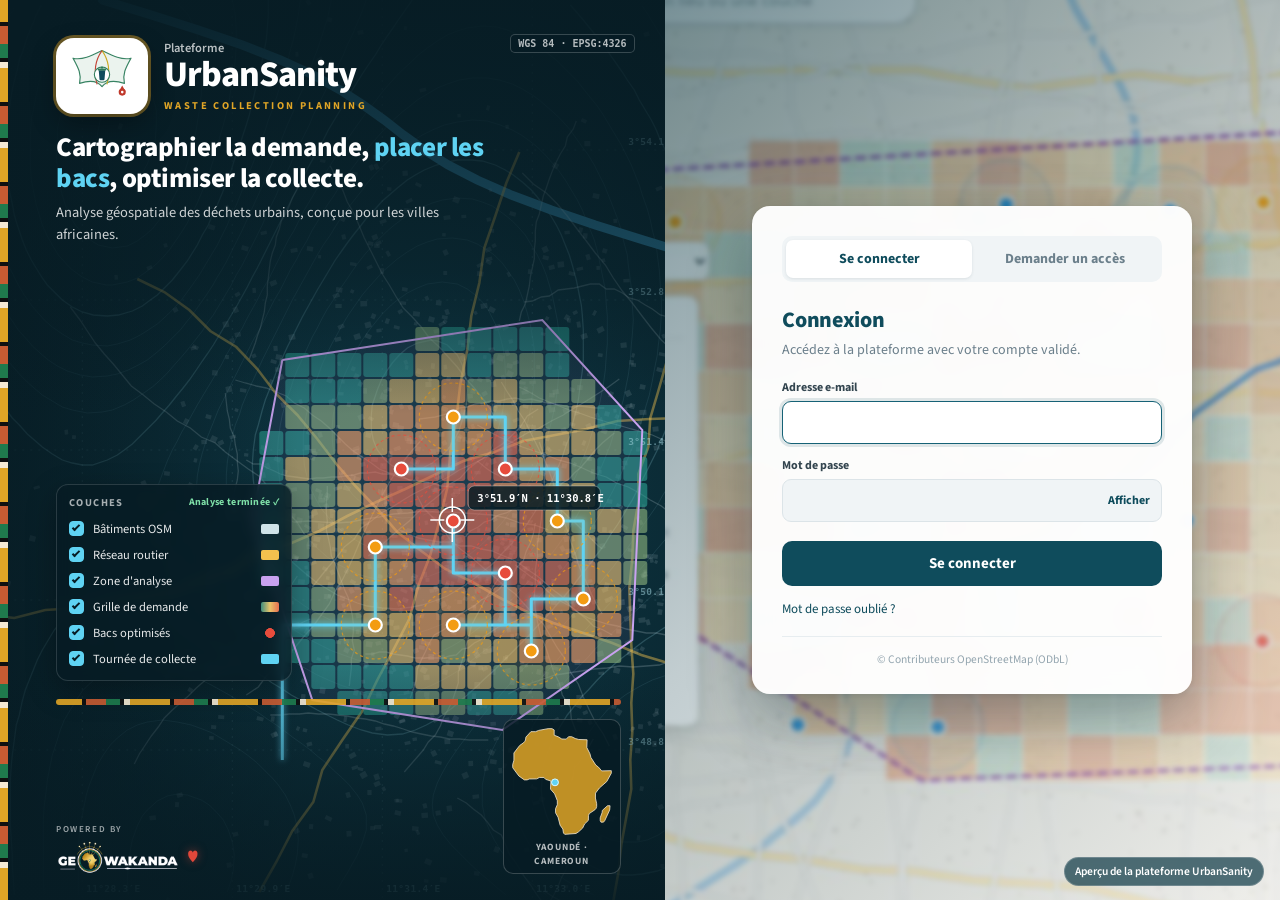
<file: frontend/login.html>
<!DOCTYPE html>
<html lang="fr">
<head>
<meta charset="UTF-8"/>
<meta name="viewport" content="width=device-width, initial-scale=1.0"/>
<title>Connexion — UrbanSanity</title>
<link rel="icon" type="image/png" href="assets/geowakanda-icon.png"/>
<link rel="preconnect" href="https://fonts.googleapis.com"/>
<link rel="preconnect" href="https://fonts.gstatic.com" crossorigin/>
<link rel="stylesheet" href="https://fonts.googleapis.com/css2?family=Source+Sans+3:wght@400;500;600;700;800&display=swap"/>
<style>
  *,*::before,*::after{box-sizing:border-box;margin:0;padding:0}
  :root{
    --navy:#0C0D50; --gold:#D4AF37;
    --ochre:#E0A526; --terra:#C75B32; --cream:#F5E9D3; --kgreen:#1F7A4D; --night:#101010;
    --brand:#0F4C5C; --brand-d:#0A3743; --brand-l:#166276; --brand-pale:#E7F1F3; --brand-ice:#F3F8F9;
    --green:#2E7D5B; --green-pale:#E8F4EE; --red:#C0392B; --red-pale:#FBEBE9;
    --amber:#8A5A00; --amber-pale:#FFF6E0;
    --ink-900:#101B21; --ink-700:#33454F; --ink-500:#6B7F8B; --ink-400:#93A5AF;
    --ink-200:#DCE4E8; --ink-150:#E7EDF0; --ink-100:#F0F4F6; --white:#fff;
    --f:'Source Sans 3','Segoe UI',system-ui,sans-serif;
  }
  html,body{min-height:100%;font-family:var(--f);color:var(--ink-900);background:var(--brand-d);-webkit-font-smoothing:antialiased}
  .wrap{min-height:100vh;display:grid;grid-template-columns:minmax(0,1.08fr) minmax(0,1fr)}

  /* ═══ Panneau UrbanSanity — scène cartographique animée ═══ */
  .brand{position:relative;overflow:hidden;color:#fff;background:#071C24;padding:38px 44px 26px 56px;display:flex;flex-direction:column;gap:18px}
  .geo{position:absolute;inset:0;width:100%;height:100%;display:block}
  .scrim{position:absolute;inset:0;pointer-events:none;
    background:linear-gradient(180deg,rgba(7,28,36,.92) 0%,rgba(7,28,36,.55) 30%,rgba(7,28,36,0) 46%,rgba(7,28,36,0) 74%,rgba(7,28,36,.9) 100%),
               linear-gradient(90deg,rgba(7,28,36,.7) 0%,rgba(7,28,36,0) 45%)}
  .kente-v{position:absolute;left:0;top:0;bottom:0;width:8px;z-index:2;pointer-events:none;
    background:repeating-linear-gradient(180deg,var(--ochre) 0 22px,var(--night) 22px 26px,var(--terra) 26px 44px,var(--kgreen) 44px 58px,var(--night) 58px 62px,var(--cream) 62px 68px,var(--ochre) 68px 80px);
    background-size:100% 160px;animation:kente 12s linear infinite}
  @keyframes kente{to{background-position:0 160px}}
  .kente-h{height:6px;border-radius:3px;width:100%;opacity:.9;
    background:repeating-linear-gradient(90deg,var(--ochre) 0 26px,var(--night) 26px 30px,var(--terra) 30px 50px,var(--kgreen) 50px 64px,var(--night) 64px 68px,var(--cream) 68px 74px,var(--ochre) 74px 88px);
    background-size:176px 100%;animation:kenteh 14s linear infinite}
  @keyframes kenteh{to{background-position:176px 0}}
  .brand > :not(.geo):not(.scrim):not(.kente-v){position:relative;z-index:1}

  /* Couches de la scène */
  .l-ctr path{fill:none;stroke:#7FB8C4;stroke-width:.8;opacity:.16}
  .l-ctr .ctr-m{stroke-width:1.3;opacity:.26}
  .l-grat line{stroke:#9ED0DA;stroke-width:.6;stroke-dasharray:2 6;opacity:.22}
  .l-lbl text{fill:#9ED0DA;opacity:.55;font:600 9.5px 'JetBrains Mono',ui-monospace,monospace;letter-spacing:.3px}
  .river{fill:none;stroke:#2F7EA0;stroke-width:9;stroke-linecap:round;opacity:.55}
  .l-bld rect{fill:#CFE3E8;opacity:.13}
  .l-sec path{fill:none;stroke:#D9ECEF;stroke-width:1.3;opacity:.2}
  .l-main path{fill:none;stroke:#F2C14E;stroke-width:2.6;opacity:.45}
  .l-ctr,.l-grat,.river,.l-bld,.l-sec,.l-main{animation:fadein 1.4s both}
  .l-bld{animation-delay:.3s}.l-sec{animation-delay:.5s}.l-main{animation-delay:.7s}
  .aoi{fill:rgba(176,132,216,.07);stroke:#C9A2F0;stroke-width:2;stroke-dasharray:1;stroke-dashoffset:1;
    animation:draw 1.3s 1.1s ease-out forwards}
  .cell{opacity:0;transform-box:fill-box;transform-origin:center;animation:cellin .5s var(--d) cubic-bezier(.2,.9,.3,1.3) forwards,shimmer 6s calc(var(--d) + 1s) ease-in-out infinite}
  @keyframes cellin{from{opacity:0;transform:scale(.3)}to{opacity:.62;transform:none}}
  @keyframes shimmer{50%{opacity:.42}}
  .bin{opacity:0;animation:fadein .3s var(--d) forwards}
  .bin .pin{stroke:#fff;stroke-width:2.2;transform-box:fill-box;transform-origin:center;animation:pop .5s var(--d) cubic-bezier(.2,.9,.3,1.6) both}
  @keyframes pop{from{transform:scale(0)}to{transform:none}}
  .bin .buf{fill-opacity:.08;stroke-width:1.2;stroke-opacity:.7;stroke-dasharray:3 3;transform-box:fill-box;transform-origin:center;
    animation:bufin .9s var(--d) ease-out both,bufpulse 3.2s calc(var(--d) + 1s) ease-in-out infinite}
  @keyframes bufin{from{transform:scale(0);opacity:0}to{transform:none;opacity:1}}
  @keyframes bufpulse{50%{transform:scale(1.12);opacity:.6}}
  .route{fill:none;stroke:#5FD3F3;stroke-width:3;stroke-linejoin:round;stroke-dasharray:1;stroke-dashoffset:1;animation:draw 2.2s 4.4s ease-in-out forwards}
  .truck{opacity:0;animation:fadein .4s 6.2s forwards}
  .truck-dot{fill:#fff;stroke:#5FD3F3;stroke-width:2.5}
  .truck-halo{fill:#5FD3F3;opacity:.3}
  .scan{animation:scan 7s 2s linear infinite}
  @keyframes scan{from{transform:translateY(0)}to{transform:translateY(1060px)}}
  .cursor{opacity:0;animation:fadein .5s 6.5s forwards;transition:transform 1.6s cubic-bezier(.65,0,.35,1)}
  .cur-ring{fill:none;stroke:#fff;stroke-width:1.5}
  .cur-cross{stroke:#fff;stroke-width:1.5}
  .cur-box{fill:rgba(7,28,36,.85);stroke:rgba(255,255,255,.3)}
  .cur-txt{fill:#fff;font:600 10.5px 'JetBrains Mono',ui-monospace,monospace}
  @keyframes draw{to{stroke-dashoffset:0}}
  @keyframes fadein{from{opacity:0}to{opacity:1}}
  @keyframes rise{from{opacity:0;transform:translateY(12px)}to{opacity:1;transform:none}}

  /* En-tête */
  .us-brand{display:flex;align-items:center;gap:16px;animation:rise .8s .1s both}
  .us-tile{flex:0 0 auto;width:92px;height:76px;border-radius:18px;background:#fff;display:flex;align-items:center;justify-content:center;
    box-shadow:0 10px 26px rgba(0,0,0,.3),0 0 0 3px rgba(224,165,38,.45)}
  .us-mark{width:82px;height:auto;display:block}
  .us-word{display:flex;flex-direction:column}
  .us-word .t{font-size:12.5px;font-weight:600;color:rgba(255,255,255,.72)}
  .us-word .m{font-size:36px;font-weight:800;letter-spacing:-1px;line-height:1}
  .us-word .s{font-size:10.5px;font-weight:700;letter-spacing:2.4px;text-transform:uppercase;color:var(--ochre);margin-top:5px}
  .headline{max-width:430px;animation:rise .8s .3s both}
  .headline h1{font-size:27px;line-height:1.15;font-weight:800;letter-spacing:-.4px}
  .headline h1 em{font-style:normal;color:#5FD3F3}
  .headline p{font-size:14.5px;line-height:1.5;color:rgba(255,255,255,.8);margin-top:8px}

  /* HUD cartographique */
  .hud-tr{position:absolute!important;top:34px;right:30px;display:flex;flex-direction:column;align-items:flex-end;gap:10px;animation:fadein 1s 1s both}
  .north{width:38px;height:38px;border-radius:50%;background:rgba(7,28,36,.7);border:1px solid rgba(255,255,255,.25);display:flex;align-items:center;justify-content:center}
  .scalebar{display:flex;flex-direction:column;align-items:flex-end;gap:3px;font:600 10px 'JetBrains Mono',ui-monospace,monospace;color:rgba(255,255,255,.8)}
  .scalebar .bar{width:96px;height:6px;border:1.5px solid rgba(255,255,255,.85);border-top:0;background:linear-gradient(90deg,rgba(255,255,255,.85) 0 50%,transparent 50%)}
  .crs{font:600 10px 'JetBrains Mono',ui-monospace,monospace;color:rgba(255,255,255,.7);background:rgba(7,28,36,.7);border:1px solid rgba(255,255,255,.2);padding:3px 7px;border-radius:5px}

  /* Panneau des couches */
  .spacer{flex:1}
  .layers{width:236px;background:rgba(7,28,36,.82);border:1px solid rgba(255,255,255,.14);border-radius:12px;padding:10px 12px 8px;
    backdrop-filter:blur(6px);box-shadow:0 10px 30px rgba(0,0,0,.3);animation:rise .8s .6s both}
  .layers-h{display:flex;align-items:center;justify-content:space-between;font-size:10.5px;font-weight:700;letter-spacing:1.4px;text-transform:uppercase;color:rgba(255,255,255,.65);margin-bottom:6px}
  .layers-h .st{position:relative;font-size:10px;letter-spacing:.3px;text-transform:none;color:var(--ochre)}
  .layers-h .st::after{content:"Analyse en cours…";animation:status 7s forwards}
  @keyframes status{0%,92%{content:"Analyse en cours…";color:var(--ochre)}100%{content:"Analyse terminée ✓";color:#7FE0A8}}
  .lyr{display:flex;align-items:center;gap:9px;font-size:12.5px;color:rgba(255,255,255,.9);padding:4px 0}
  .chk{flex:0 0 15px;height:15px;border-radius:4px;border:1.5px solid rgba(255,255,255,.4);position:relative;animation:chk .3s var(--d) forwards}
  .chk::after{content:"";position:absolute;left:4px;top:1px;width:4px;height:8px;border:solid #071C24;border-width:0 2px 2px 0;transform:rotate(45deg);opacity:0;animation:fadein .2s var(--d) forwards}
  @keyframes chk{to{background:#5FD3F3;border-color:#5FD3F3}}
  .sw{flex:0 0 18px;height:10px;border-radius:2px}
  .lyr span.n{flex:1}

  /* Pied : Powered by + carte de situation */
  .brand-foot{display:flex;flex-direction:column;gap:14px;animation:rise .8s .9s both}
  .foot-row{display:flex;align-items:flex-end;justify-content:space-between;gap:14px}
  .inset{width:118px;background:rgba(7,28,36,.82);border:1px solid rgba(255,255,255,.2);border-radius:10px;padding:6px 6px 5px;text-align:center}
  .inset svg{width:100%;height:auto;display:block}
  .inset .afr-f{fill:rgba(224,165,38,.85);stroke:#F5E9D3;stroke-width:3}
  .inset .yde{fill:#5FD3F3;stroke:#fff;stroke-width:3}
  .inset .yde-p{fill:none;stroke:#5FD3F3;stroke-width:4;transform-box:fill-box;transform-origin:center;animation:ping 2s ease-out infinite}
  @keyframes ping{from{transform:scale(1);opacity:.9}to{transform:scale(3.5);opacity:0}}
  .inset small{display:block;font-size:9.5px;font-weight:700;letter-spacing:.8px;text-transform:uppercase;color:rgba(255,255,255,.7);margin-top:3px}
  .powered{display:inline-flex;flex-direction:column;align-items:flex-start;gap:4px;opacity:.8;transition:opacity .2s;animation:rise .8s 1.2s both}
  .powered:hover{opacity:1}
  .powered .pw-by{font-size:9px;font-weight:600;letter-spacing:1.6px;text-transform:uppercase;color:rgba(255,255,255,.6)}
  .pw-row{display:inline-flex;align-items:center;gap:8px}
  .pw-logo{position:relative;display:block;width:124px;animation:float 5s ease-in-out infinite}
  .pw-logo img{width:100%;height:auto;display:block}
  .pw-shine{position:absolute;inset:0;pointer-events:none;
    -webkit-mask:url("assets/geowakanda-logo.png") center/100% 100% no-repeat;mask:url("assets/geowakanda-logo.png") center/100% 100% no-repeat;
    background:linear-gradient(105deg,transparent 35%,rgba(245,184,28,.95) 50%,transparent 65%) no-repeat;background-size:250% 100%;
    background-position:110% 0;animation:shine 5s 2s ease-in-out infinite}
  @keyframes shine{0%{background-position:110% 0}45%,100%{background-position:-10% 0}}
  @keyframes float{50%{transform:translateY(-3px)}}
  .heart{color:#E0473A;font-size:16px;line-height:1;display:inline-block;animation:beat 1.6s ease-in-out infinite;text-shadow:0 0 10px rgba(224,71,58,.5)}
  @keyframes beat{0%,60%,100%{transform:scale(1)}15%{transform:scale(1.3)}30%{transform:scale(1)}45%{transform:scale(1.18)}}

  /* ═══ Espace de connexion : capture de la plateforme en arrière-plan ═══ */
  .side{position:relative;overflow:hidden;display:flex;align-items:center;justify-content:center;padding:40px 24px}
  .shot{position:absolute;inset:-20px;background:#EFECE6 url("assets/platform-capture.jpg") center/cover no-repeat;
    filter:blur(2.5px) saturate(1.05);transform:scale(1.04);animation:kenburns 40s ease-in-out infinite alternate}
  @keyframes kenburns{to{transform:scale(1.12) translate(-2%,-1%)}}
  .shot-veil{position:absolute;inset:0;background:linear-gradient(135deg,rgba(10,55,67,.55) 0%,rgba(10,55,67,.25) 45%,rgba(240,244,246,.35) 100%)}
  .shot-tag{position:absolute;right:16px;bottom:14px;z-index:1;font-size:11.5px;font-weight:600;color:#fff;background:rgba(10,55,67,.7);
    border:1px solid rgba(255,255,255,.2);padding:5px 10px;border-radius:20px;backdrop-filter:blur(6px)}
  .side > .form-wrap{position:relative;z-index:1;width:100%;max-width:440px}
  
  .card{width:100%;max-width:440px;background:rgba(255,255,255,.96);border-radius:18px;padding:30px 30px 26px;
    box-shadow:0 24px 60px rgba(6,30,38,.35),0 2px 6px rgba(16,45,55,.08);backdrop-filter:blur(10px);animation:rise .7s .15s both}
  .tabs{display:grid;grid-template-columns:1fr 1fr;background:var(--ink-100);border-radius:10px;padding:4px;margin-bottom:22px}
  .tab{border:0;background:transparent;font:inherit;font-size:14px;font-weight:700;color:var(--ink-500);padding:9px 8px;border-radius:7px;cursor:pointer}
  .tab.active{background:var(--white);color:var(--brand);box-shadow:0 1px 3px rgba(16,45,55,.10)}
  h2{font-size:22px;font-weight:800;color:var(--brand);letter-spacing:-.3px}
  .sub{font-size:14px;color:var(--ink-500);margin:4px 0 18px;line-height:1.45}
  .field{margin-bottom:13px}
  .field label{display:block;font-size:12px;font-weight:700;color:var(--ink-700);margin-bottom:5px}
  .field label .opt{font-weight:500;color:var(--ink-400)}
  .field input,.field textarea{width:100%;font:inherit;font-size:14.5px;padding:10px 12px;border:1px solid var(--ink-200);
    border-radius:9px;background:var(--ink-100);color:var(--ink-900);transition:border-color .15s,box-shadow .15s,background .15s}
  .field textarea{resize:vertical;min-height:74px}
  .field input:focus,.field textarea:focus{outline:none;border-color:var(--brand-l);background:var(--white);box-shadow:0 0 0 3px rgba(15,76,92,.12)}
  .row2{display:grid;grid-template-columns:1fr 1fr;gap:10px}
  .pw{position:relative}
  .pw input{padding-right:62px}
  .pw button{position:absolute;right:6px;top:50%;transform:translateY(-50%);border:0;background:transparent;
    font:inherit;font-size:12px;font-weight:700;color:var(--brand);cursor:pointer;padding:6px}
  .hint{font-size:11.5px;color:var(--ink-400);margin-top:4px}
  .btn{width:100%;border:0;font:inherit;font-size:15px;font-weight:700;padding:12px 16px;border-radius:10px;cursor:pointer;
    background:var(--brand);color:#fff;margin-top:6px;transition:background .15s,transform .05s}
  .btn:hover{background:var(--brand-l)} .btn:active{transform:translateY(1px)}
  .btn:disabled{opacity:.6;cursor:wait}
  .btn-ghost{background:var(--white);color:var(--brand);border:1px solid var(--ink-200)}
  .btn-ghost:hover{background:var(--brand-ice)}
  .links{display:flex;justify-content:space-between;gap:10px;margin-top:14px;font-size:13px}
  .links a,.linkbtn{color:var(--brand);font-weight:600;text-decoration:none;cursor:pointer;background:none;border:0;font:inherit;font-size:13px}
  .links a:hover,.linkbtn:hover{text-decoration:underline}
  .alert{border-radius:10px;padding:11px 13px;font-size:13.5px;line-height:1.45;margin-bottom:16px;display:none}
  .alert.show{display:block}
  .alert.ok{background:var(--green-pale);color:#1E5A40;border:1px solid #CBE6D8}
  .alert.err{background:var(--red-pale);color:#8E2A20;border:1px solid #F2CFCA}
  .alert.info{background:var(--amber-pale);color:var(--amber);border:1px solid #F3E2B5}
  .view{display:none} .view.active{display:block}
  .done-ico{width:54px;height:54px;border-radius:50%;background:var(--green-pale);color:var(--green);display:flex;
    align-items:center;justify-content:center;margin-bottom:14px}
  .steps{list-style:none;margin:16px 0 4px;display:grid;gap:10px;counter-reset:s}
  .steps li{counter-increment:s;display:flex;gap:10px;font-size:13.5px;color:var(--ink-700);line-height:1.4}
  .steps li::before{content:counter(s);flex:0 0 22px;height:22px;border-radius:50%;background:var(--brand-pale);color:var(--brand);
    font-weight:800;font-size:12px;display:flex;align-items:center;justify-content:center}
  .steps li.cur::before{background:var(--brand);color:#fff}
  .card-foot{margin-top:18px;padding-top:14px;border-top:1px solid var(--ink-150);font-size:11.5px;color:var(--ink-400);text-align:center}

  .mobile-logo,.mobile-powered{display:none}
  @media (max-width: 1180px){
    .brand{padding:30px 28px 22px 40px}
    .us-word .m{font-size:30px}
    .headline h1{font-size:23px}
    .headline p{font-size:13.5px}
    .hud-tr{top:26px;right:20px}
    .hud-tr .scalebar,.hud-tr .crs{display:none}
    .inset{width:96px}
  }
  @media (max-width: 900px){
    .wrap{grid-template-columns:1fr}
    .brand{display:none}
    .side{padding:22px 16px 32px;align-items:flex-start;min-height:100vh}
    .shot-veil{background:linear-gradient(180deg,rgba(10,55,67,.82) 0%,rgba(10,55,67,.55) 100%)}
    .shot-tag{display:none}
    .mobile-logo{display:flex;align-items:center;justify-content:center;gap:12px;margin:4px 0 16px}
    .mobile-logo .us-tile{width:78px;height:64px;border-radius:16px}
    .mobile-logo .us-mark{width:68px}
    .mobile-logo .us-word{color:#fff}
    .mobile-logo .us-word .m{font-size:30px}
    .mobile-logo .us-word .s{font-size:9.5px;letter-spacing:2px}
    .mobile-powered{display:flex;align-items:center;width:fit-content;margin:18px auto 0}
    .card{padding:24px 18px 20px}
    .row2{grid-template-columns:1fr}
  }
  @media (prefers-reduced-motion: reduce){
    *,*::before,*::after{animation-duration:.01ms!important;animation-iteration-count:1!important;animation-delay:0s!important}
    .aoi,.route{stroke-dashoffset:0}
    .truck,.scan,.cursor{display:none}
  }
</style>
</head>
<body>
<div class="wrap">

  <aside class="brand">
    <svg class="geo" viewBox="0 0 700 900" preserveAspectRatio="xMidYMid slice" aria-hidden="true">
  <defs>
    <radialGradient id="vign" cx="62%" cy="55%" r="75%"><stop offset="0" stop-color="#0F3A47"/><stop offset="1" stop-color="#071C24"/></radialGradient>
    <linearGradient id="scanG" x1="0" y1="0" x2="0" y2="1"><stop offset="0" stop-color="#7FE3F0" stop-opacity="0"/><stop offset=".5" stop-color="#7FE3F0" stop-opacity=".16"/><stop offset="1" stop-color="#7FE3F0" stop-opacity="0"/></linearGradient>
    <filter id="glow" x="-50%" y="-50%" width="200%" height="200%"><feGaussianBlur stdDeviation="3" result="b"/><feMerge><feMergeNode in="b"/><feMergeNode in="SourceGraphic"/></feMerge></filter>
  </defs>
  <rect width="700" height="900" fill="url(#vign)"/>
  <g class="l-ctr"><path class="ctr ctr-m" d="M428,470 L440,468 L450,463 L460,455 L465,450 L472,440 L477,430 L480,420 L484,405 L485,390 L483,375 L480,365 L475,355 L465,345 L455,341 L449,340 L435,343 L425,348 L417,355 L410,363 L405,370 L399,380 L395,390 L390,405 L389,415 L389,430 L391,440 L395,450 L403,460 L410,466 L425,470"/><path class="ctr" d="M441,515 L454,510 L463,505 L470,500 L480,491 L486,485 L494,475 L500,465 L505,456 L510,446 L514,435 L517,425 L520,413 L522,400 L523,385 L523,370 L522,355 L520,345 L516,330 L511,320 L506,310 L500,302 L493,295 L485,289 L475,284 L460,282 L445,284 L435,288 L425,293 L415,300 L409,305 L400,314 L395,320 L387,330 L380,340 L375,349 L370,358 L365,369 L360,380 L357,390 L354,400 L351,415 L350,425 L350,440 L351,450 L354,465 L358,475 L363,485 L370,494 L376,500 L385,507 L395,513 L405,516 L420,518 L435,517"/><path class="ctr" d="M436,550 L450,546 L460,542 L470,536 L479,530 L485,525 L495,516 L500,510 L509,500 L515,491 L520,483 L525,475 L530,465 L535,454 L540,440 L543,430 L546,420 L549,405 L550,395 L552,380 L552,365 L552,350 L550,336 L548,325 L545,313 L541,300 L537,290 L532,280 L525,270 L520,263 L512,255 L505,250 L495,244 L485,240 L470,238 L455,239 L445,242 L435,246 L425,252 L415,259 L408,265 L400,272 L393,280 L385,289 L380,295 L373,305 L366,315 L360,325 L355,334 L350,343 L345,353 L340,364 L336,375 L332,385 L329,395 L325,410 L323,420 L321,435 L321,450 L322,465 L325,478 L329,490 L334,500 L340,510 L345,516 L353,525 L360,531 L370,538 L380,544 L390,548 L400,550 L415,552 L430,551"/><path class="ctr" d="M431,580 L445,577 L455,573 L465,569 L475,563 L485,556 L493,550 L500,544 L509,535 L515,528 L522,520 L529,510 L535,502 L540,493 L545,485 L550,475 L555,464 L560,451 L564,440 L567,430 L570,418 L573,405 L575,390 L576,380 L577,365 L577,350 L577,335 L575,320 L573,310 L570,295 L567,285 L564,275 L560,265 L555,255 L549,245 L543,235 L535,226 L529,220 L520,213 L510,206 L500,202 L490,199 L475,198 L460,200 L450,203 L440,207 L430,212 L420,219 L412,225 L405,231 L396,240 L390,246 L382,255 L375,264 L370,271 L364,280 L357,290 L351,300 L345,309 L340,318 L335,328 L330,337 L325,348 L320,359 L315,370 L311,380 L308,390 L304,400 L300,415 L298,425 L296,440 L295,455 L296,470 L298,485 L301,495 L305,506 L310,516 L315,525 L323,535 L330,543 L337,550 L345,557 L355,564 L365,569 L375,574 L385,577 L398,580 L410,581 L425,581"/><path class="ctr ctr-m" d="M440,605 L455,600 L465,596 L475,590 L483,585 L490,580 L500,572 L509,565 L515,559 L523,550 L530,543 L536,535 L544,525 L550,516 L555,508 L560,499 L565,490 L570,480 L575,469 L580,457 L584,445 L588,435 L590,425 L594,410 L596,400 L598,385 L600,371 L601,360 L601,345 L601,330 L600,315 L599,305 L596,290 L594,280 L590,265 L587,255 L583,245 L579,235 L574,225 L568,215 L561,205 L555,197 L549,190 L540,182 L531,175 L523,170 L513,165 L500,161 L490,160 L475,160 L465,162 L454,165 L442,170 L433,175 L425,180 L415,188 L407,195 L400,201 L392,210 L385,217 L379,225 L371,235 L365,243 L360,250 L353,260 L347,270 L341,280 L335,290 L330,299 L325,308 L320,317 L315,327 L310,337 L305,347 L300,358 L295,369 L291,380 L287,390 L283,400 L280,410 L276,425 L273,435 L271,450 L270,465 L271,480 L273,495 L276,505 L280,517 L285,528 L290,536 L296,545 L304,555 L310,562 L319,570 L325,575 L335,583 L345,589 L355,595 L365,599 L375,603 L385,606 L400,608 L415,609 L430,607 L440,605"/><path class="ctr" d="M423,635 L435,633 L445,630 L458,625 L469,620 L478,615 L485,610 L495,603 L505,595 L511,590 L520,582 L527,575 L535,566 L541,560 L549,550 L555,542 L560,535 L567,525 L573,515 L579,505 L584,495 L589,485 L594,475 L598,465 L602,455 L606,445 L610,432 L613,420 L616,410 L619,395 L621,385 L623,370 L624,355 L625,344 L625,330 L625,316 L624,305 L623,290 L620,275 L618,265 L615,251 L612,240 L608,230 L604,220 L600,210 L595,200 L589,190 L583,180 L576,170 L570,163 L563,155 L555,147 L546,140 L539,135 L530,130 L518,125 L505,121 L490,120 L475,122 L462,125 L450,130 L440,135 L432,140 L425,145 L415,153 L407,160 L400,167 L392,175 L385,183 L380,190 L372,200 L365,209 L360,216 L354,225 L348,235 L341,245 L335,255 L330,264 L325,273 L320,282 L315,291 L310,300 L305,310 L300,320 L295,330 L290,340 L285,350 L280,360 L275,371 L270,382 L265,393 L260,405 L257,415 L253,425 L250,436 L247,450 L245,462 L244,475 L244,490 L246,500 L249,515 L253,525 L257,535 L263,545 L269,555 L275,563 L281,570 L290,579 L296,585 L305,593 L314,600 L321,605 L330,611 L340,616 L350,621 L360,626 L372,630 L385,633 L396,635 L410,636 L423,635"/><path class="ctr" d="M437,660 L450,656 L460,651 L470,646 L480,640 L487,635 L495,629 L505,621 L513,615 L520,608 L529,600 L535,594 L543,585 L550,577 L556,570 L564,560 L570,553 L576,545 L583,535 L589,525 L595,515 L600,506 L605,497 L610,487 L615,476 L620,465 L624,455 L628,445 L631,435 L635,422 L638,410 L641,400 L644,385 L646,375 L648,360 L649,345 L650,335 L651,320 L650,305 L650,295 L648,280 L646,265 L645,255 L641,240 L639,230 L635,218 L630,205 L626,195 L622,185 L617,175 L612,165 L606,155 L600,147 L595,140 L588,130 L580,121 L574,115 L565,107 L557,100 L550,95 L540,89 L530,84 L517,80 L505,78 L490,78 L477,80 L465,84 L455,88 L445,94 L435,100 L429,105 L420,112 L411,120 L405,126 L397,135 L390,143 L384,150 L376,160 L370,168 L365,175 L358,185 L352,195 L345,205 L340,213 L335,222 L330,230 L325,240 L319,250 L314,260 L308,270 L303,280 L298,290 L292,300 L287,310 L282,320 L277,330 L271,340 L266,350 L261,360 L256,370 L251,380 L246,390 L241,400 L236,410 L232,420 L228,430 L224,440 L220,453 L217,465 L215,476 L214,490 L215,505 L216,515 L220,528 L225,540 L230,549 L235,557 L240,565 L248,575 L255,583 L262,590 L270,598 L278,605 L285,611 L295,618 L304,625 L312,630 L320,635 L330,641 L340,646 L350,651 L361,655 L375,660 L385,662 L400,664 L415,664 L430,662"/><path class="ctr" d="M415,695 L425,694 L438,690 L450,685 L460,680 L469,675 L477,670 L485,664 L495,656 L503,650 L510,644 L520,635 L525,630 L535,620 L540,615 L550,605 L555,599 L563,590 L570,582 L576,575 L584,565 L590,557 L595,550 L602,540 L608,530 L614,520 L620,510 L625,501 L630,492 L635,482 L640,471 L645,460 L649,450 L653,440 L656,430 L660,419 L664,405 L667,395 L670,381 L672,370 L675,355 L676,345 L678,330 L679,315 L679,300 L678,285 L677,270 L675,255 L674,245 L670,230 L668,220 L665,209 L660,195 L657,185 L653,175 L649,165 L644,155 L639,145 L633,135 L627,125 L621,115 L615,106 L610,100 L602,90 L595,81 L589,75 L580,66 L574,60 L565,53 L555,45 L547,40 L537,35 L525,30 L515,27 L500,26 L485,28 L475,31 L465,35 L455,41 L445,48 L436,55 L430,61 L420,70 L415,75 L406,85 L400,92 L394,100 L386,110 L380,118 L375,125 L368,135 L361,145 L355,154 L350,162 L345,170 L339,180 L334,190 L328,200 L322,210 L317,220 L312,230 L306,240 L301,250 L296,260 L291,270 L286,280 L280,290 L275,300 L270,309 L265,318 L260,328 L255,336 L250,345 L244,355 L239,365 L233,375 L227,385 L221,395 L215,405 L210,414 L205,423 L200,431 L195,441 L190,450 L185,461 L180,474 L176,485 L174,495 L173,510 L175,524 L178,535 L183,545 L188,555 L195,564 L200,571 L208,580 L215,587 L223,595 L230,601 L240,610 L246,615 L255,623 L265,630 L271,635 L280,641 L290,648 L300,655 L308,660 L317,665 L326,670 L335,675 L346,680 L358,685 L370,689 L380,692 L395,695 L405,695"/><path class="ctr" d="M0,650 L4,635 L6,625 L10,612 L13,600 L16,590 L20,575 L22,565 L25,550 L25,540 L25,530 L23,515 L20,502 L16,490 L12,480 L7,470 L3,460"/><path class="ctr ctr-m" d="M430,0 L423,10 L416,20 L410,29 L405,36 L399,45 L393,55 L386,65 L380,74 L375,82 L370,90 L364,100 L358,110 L352,120 L346,130 L341,140 L335,150 L330,160 L325,169 L320,179 L315,188 L310,198 L305,208 L300,218 L295,228 L290,238 L285,248 L280,258 L275,268 L270,277 L265,287 L260,296 L255,305 L249,315 L243,325 L237,335 L231,345 L225,354 L220,361 L214,370 L207,380 L200,389 L195,395 L187,405 L180,413 L174,420 L165,429 L159,435 L150,444 L142,450 L135,455 L125,460 L110,465 L100,465 L90,463 L80,460 L70,454 L60,447 L52,440 L45,434 L37,425 L30,418 L24,410 L16,400 L10,392 L5,384"/><path class="ctr ctr-m" d="M695,181 L691,170 L687,160 L683,150 L678,140 L674,130 L669,120 L663,110 L657,100 L652,90 L645,80 L640,72 L635,65 L628,55 L621,45 L615,37 L609,30 L601,20 L595,13 L588,5"/><path class="ctr ctr-m" d="M32,895 L31,880 L30,865 L30,855 L29,840 L28,825 L28,810 L28,795 L28,780 L29,765 L30,755 L32,740 L34,725 L37,715 L40,701 L43,690 L47,680 L51,670 L55,660 L60,650 L66,640 L72,630 L80,620 L85,615 L95,606 L104,600 L115,596 L125,594 L136,595 L150,599 L160,603 L170,607 L180,613 L190,619 L200,625 L209,630 L216,635 L225,641 L235,647 L245,654 L255,660 L262,665 L270,670 L280,676 L290,683 L300,689 L309,695 L318,700 L326,705 L335,710 L345,715 L355,720 L366,725 L379,730 L390,733 L405,735 L420,734 L433,730 L444,725 L453,720 L460,715 L470,708 L479,700 L485,695 L495,686 L501,680 L510,672 L517,665 L525,657 L532,650 L540,642 L547,635 L555,626 L561,620 L570,610 L575,604 L583,595 L590,587 L595,580 L603,570 L610,561 L615,554 L622,545 L628,535 L635,525 L640,517 L645,508 L650,500 L655,490 L660,480 L665,470 L670,460 L675,450 L680,438 L685,426 L689,415 L693,405"/><path class="ctr" d="M384,0 L380,11 L375,23 L370,35 L365,45 L361,55 L356,65 L351,75 L346,85 L341,95 L336,105 L331,115 L327,125 L322,135 L317,145 L312,155 L308,165 L303,175 L298,185 L294,195 L289,205 L284,215 L280,225 L275,235 L270,245 L265,255 L260,265 L254,275 L249,285 L243,295 L237,305 L231,315 L225,323 L220,331 L213,340 L205,350 L200,356 L192,365 L185,373 L178,380 L170,387 L160,394 L151,400 L142,405 L130,410 L120,412 L105,413 L90,410 L80,407 L70,401 L60,395 L54,390 L45,382 L38,375 L30,366 L25,360 L18,350 L11,340 L6,330 L0,320"/><path class="ctr" d="M695,63 L690,54 L684,45 L678,35 L672,25 L666,15 L660,6"/><path class="ctr" d="M524,895 L515,888 L506,880 L500,875 L490,866 L484,860 L475,851 L469,845 L461,835 L455,825 L451,815 L450,805 L451,795 L455,783 L460,773 L465,764 L471,755 L478,745 L485,736 L490,729 L497,720 L505,710 L510,704 L518,695 L525,687 L531,680 L540,670 L545,664 L554,655 L560,648 L567,640 L575,632 L581,625 L590,615 L595,609 L603,600 L610,592 L616,585 L624,575 L630,568 L636,560 L644,550 L650,541 L655,534 L661,525 L668,515 L675,505 L680,496 L685,488 L690,480"/><path class="ctr" d="M62,895 L61,880 L61,865 L61,850 L61,835 L61,820 L62,805 L64,790 L65,780 L68,765 L70,755 L75,740 L78,730 L82,720 L88,710 L94,700 L100,691 L106,685 L115,677 L125,670 L135,666 L145,664 L160,663 L175,664 L185,667 L195,670 L208,675 L219,680 L229,685 L238,690 L247,695 L255,700 L265,706 L275,712 L285,719 L294,725 L301,730 L310,737 L320,744 L328,750 L335,756 L345,764 L351,770 L360,778 L367,785 L375,795 L380,803 L384,815 L384,830 L380,843 L375,855 L370,864 L365,873 L360,881 L355,890"/><path class="ctr" d="M349,0 L346,15 L343,25 L340,35 L335,50 L331,60 L328,70 L324,80 L320,90 L315,101 L310,114 L305,125 L301,135 L297,145 L293,155 L289,165 L284,175 L280,186 L275,197 L270,208 L265,219 L260,230 L255,240 L250,250 L245,260 L240,269 L235,277 L230,286 L224,295 L217,305 L210,315 L205,321 L198,330 L190,338 L183,345 L175,352 L165,360 L156,365 L146,370 L135,374 L125,376 L110,377 L98,375 L85,371 L75,366 L66,360 L60,355 L50,346 L45,340 L36,330 L30,321 L25,314 L20,305 L15,295 L10,285 L5,274 L0,260"/><path class="ctr" d="M564,895 L555,888 L545,880 L540,875 L530,865 L525,859 L518,850 L512,840 L507,830 L503,820 L500,805 L500,795 L500,785 L503,770 L506,760 L510,750 L515,740 L521,730 L527,720 L534,710 L540,702 L545,695 L553,685 L560,677 L566,670 L575,660 L580,654 L589,645 L595,638 L603,630 L610,622 L617,615 L625,606 L631,600 L640,590 L645,584 L653,575 L660,567 L666,560 L674,550 L680,543 L687,535 L695,526"/><path class="ctr" d="M96,895 L96,880 L96,865 L96,850 L97,835 L99,820 L101,810 L104,795 L107,785 L111,775 L115,765 L121,755 L128,745 L135,738 L145,730 L155,725 L165,722 L180,720 L195,722 L209,725 L220,729 L230,733 L240,739 L250,745 L258,750 L265,755 L275,763 L282,770 L290,778 L296,785 L303,795 L308,805 L312,815 L315,828 L316,840 L315,854 L313,865 L310,876 L305,890"/><path class="ctr" d="M318,0 L316,15 L314,25 L311,40 L308,50 L305,63 L301,75 L298,85 L295,95 L290,110 L286,120 L283,130 L279,140 L275,152 L270,165 L266,175 L262,185 L258,195 L254,205 L249,215 L245,225 L240,235 L235,245 L229,255 L223,265 L217,275 L210,285 L205,292 L199,300 L190,310 L185,315 L175,324 L166,330 L158,335 L148,340 L135,344 L125,346 L110,345 L100,343 L90,340 L80,334 L70,327 L62,320 L55,312 L49,305 L42,295 L36,285 L31,275 L26,265 L22,255 L18,245 L15,235 L11,220 L9,210 L6,195 L5,185 L4,170 L3,155 L3,140 L3,125 L5,110 L6,100 L8,85 L10,75 L14,60 L16,50 L20,38 L25,25 L28,15 L33,5"/><path class="ctr" d="M612,895 L600,890 L591,885 L583,880 L575,874 L565,866 L560,860 L551,850 L545,841 L540,831 L535,820 L533,810 L531,795 L531,780 L534,765 L537,755 L541,745 L546,735 L551,725 L557,715 L564,705 L570,697 L576,690 L584,680 L590,673 L598,665 L605,658 L612,650 L620,642 L628,635 L635,628 L643,620 L650,614 L660,605 L665,600 L675,591 L682,585 L690,578"/><path class="ctr" d="M146,895 L145,880 L146,865 L148,850 L150,840 L155,826 L160,816 L165,810 L175,801 L185,796 L195,794 L205,795 L219,800 L227,805 L235,813 L241,820 L246,830 L250,842 L252,855 L251,870 L249,880 L245,892"/><path class="ctr ctr-m" d="M286,0 L286,15 L285,28 L284,40 L281,55 L279,65 L276,80 L273,90 L270,103 L267,115 L264,125 L260,137 L256,150 L252,160 L249,170 L245,180 L240,193 L235,205 L230,215 L226,225 L220,235 L215,245 L210,253 L205,261 L198,270 L190,280 L185,285 L175,295 L168,300 L160,306 L150,311 L136,315 L125,316 L111,315 L100,312 L90,307 L80,300 L75,295 L65,285 L60,278 L55,270 L49,260 L44,250 L40,240 L35,225 L32,215 L30,204 L27,190 L26,175 L25,165 L25,150 L25,135 L25,125 L27,110 L29,95 L31,85 L35,70 L37,60 L41,50 L45,37 L50,25 L54,15 L59,5"/><path class="ctr ctr-m" d="M695,861 L685,867 L675,871 L660,874 L650,875 L640,875 L625,872 L615,869 L605,864 L595,858 L586,850 L580,843 L574,835 L568,825 L564,815 L560,801 L559,790 L560,775 L561,765 L565,753 L570,741 L575,731 L580,723 L585,715 L593,705 L600,696 L606,690 L615,680 L620,675 L630,666 L637,660 L645,654 L655,646 L663,640 L671,635 L680,629 L690,623"/><path class="ctr" d="M250,0 L253,15 L254,30 L254,45 L253,60 L251,75 L249,85 L247,100 L245,110 L241,125 L238,135 L235,147 L231,160 L228,170 L224,180 L220,191 L215,203 L210,213 L205,223 L200,231 L194,240 L187,250 L180,258 L173,265 L165,271 L155,278 L145,282 L130,285 L124,285 L110,282 L100,277 L90,270 L85,265 L76,255 L70,245 L65,236 L60,225 L57,215 L54,205 L51,190 L49,180 L48,165 L48,150 L48,135 L49,120 L51,110 L54,95 L56,85 L60,71 L64,60 L67,50 L71,40 L76,30 L81,20 L87,10 L94,0"/><path class="ctr" d="M695,821 L685,829 L676,835 L665,840 L655,842 L640,842 L629,840 L618,835 L610,829 L602,820 L596,810 L592,800 L590,787 L590,779 L592,765 L595,755 L600,744 L605,735 L612,725 L620,716 L625,710 L635,701 L643,695 L651,690 L660,685 L670,680 L685,675 L695,675"/><path class="ctr" d="M190,0 L200,8 L206,15 L211,25 L215,36 L218,50 L219,65 L220,80 L219,95 L217,110 L215,123 L213,135 L210,146 L206,160 L203,170 L199,180 L195,190 L190,200 L184,210 L177,220 L170,229 L163,235 L155,241 L145,246 L130,248 L116,245 L108,240 L100,233 L93,225 L87,215 L83,205 L80,195 L76,180 L75,169 L74,155 L75,140 L75,130 L78,115 L80,104 L84,90 L87,80 L91,70 L96,60 L101,50 L107,40 L115,30 L120,24 L128,15 L135,9 L145,3"/><path class="ctr" d="M145,187 L130,187 L123,180 L118,170 L115,160 L114,145 L115,135 L118,120 L122,110 L128,100 L135,91 L142,85 L155,82 L165,87 L170,95 L174,110 L174,125 L173,140 L170,151 L165,164 L160,173 L155,180 L145,187"/></g>
  <g class="l-grat"><line x1="100" y1="0" x2="100" y2="900"/><line x1="250" y1="0" x2="250" y2="900"/><line x1="400" y1="0" x2="400" y2="900"/><line x1="550" y1="0" x2="550" y2="900"/><line x1="0" y1="150" x2="700" y2="150"/><line x1="0" y1="300" x2="700" y2="300"/><line x1="0" y1="450" x2="700" y2="450"/><line x1="0" y1="600" x2="700" y2="600"/><line x1="0" y1="750" x2="700" y2="750"/></g>
  <path class="river" d="M120,0 L169,15 L216,30 L260,45 L298,60 L331,75 L358,90 L381,105 L402,120 L421,135 L442,150 L466,165 L495,180 L529,195 L569,210 L613,225 L661,240 L710,255 L759,270 L805,285 L848,300 L884,315 L916,330 L942,345 L964,360 L984,375 L1004,390 L1026,405 L1051,420 L1081,435 L1116,450 L1157,465 L1203,480 L1251,495 L1300,510 L1349,525 L1394,540 L1435,555 L1471,570 L1501,585 L1526,600 L1548,615 L1567,630 L1587,645 L1610,660 L1636,675 L1667,690 L1704,705 L1746,720 L1792,735 L1841,750 L1890,765 L1938,780 L1983,795 L2022,810 L2057,825 L2085,840 L2110,855 L2131,870 L2150,885 L2171,900"/>
  <g class="l-bld"><rect x="489" y="438" width="6.2" height="5.4" transform="rotate(8 489 438)"/><rect x="517" y="536" width="4.2" height="4.9" transform="rotate(-10 517 536)"/><rect x="528" y="522" width="5.8" height="5.2" transform="rotate(4 528 522)"/><rect x="356" y="392" width="5.3" height="3.2" transform="rotate(3 356 392)"/><rect x="384" y="333" width="6.2" height="4.5" transform="rotate(23 384 333)"/><rect x="295" y="521" width="4.5" height="3.3" transform="rotate(7 295 521)"/><rect x="542" y="615" width="6.4" height="3.4" transform="rotate(7 542 615)"/><rect x="540" y="566" width="5.0" height="3.4" transform="rotate(1 540 566)"/><rect x="520" y="498" width="3.3" height="4.4" transform="rotate(28 520 498)"/><rect x="394" y="329" width="5.1" height="3.4" transform="rotate(-5 394 329)"/><rect x="393" y="642" width="5.2" height="3.9" transform="rotate(-15 393 642)"/><rect x="122" y="554" width="4.7" height="4.2" transform="rotate(14 122 554)"/><rect x="243" y="355" width="3.6" height="4.1" transform="rotate(0 243 355)"/><rect x="634" y="474" width="3.9" height="4.2" transform="rotate(14 634 474)"/><rect x="406" y="573" width="3.2" height="4.4" transform="rotate(22 406 573)"/><rect x="575" y="262" width="6.5" height="5.8" transform="rotate(-6 575 262)"/><rect x="618" y="822" width="3.6" height="4.7" transform="rotate(-25 618 822)"/><rect x="577" y="703" width="6.7" height="4.3" transform="rotate(-23 577 703)"/><rect x="591" y="412" width="5.7" height="4.1" transform="rotate(-19 591 412)"/><rect x="385" y="790" width="4.3" height="5.1" transform="rotate(0 385 790)"/><rect x="291" y="733" width="3.7" height="4.5" transform="rotate(-20 291 733)"/><rect x="405" y="187" width="4.3" height="3.5" transform="rotate(6 405 187)"/><rect x="495" y="528" width="3.1" height="4.2" transform="rotate(5 495 528)"/><rect x="492" y="571" width="6.6" height="5.8" transform="rotate(18 492 571)"/><rect x="699" y="579" width="4.6" height="4.2" transform="rotate(-28 699 579)"/><rect x="512" y="403" width="3.1" height="4.4" transform="rotate(13 512 403)"/><rect x="393" y="243" width="5.6" height="3.5" transform="rotate(-29 393 243)"/><rect x="298" y="590" width="6.5" height="4.2" transform="rotate(17 298 590)"/><rect x="423" y="554" width="5.4" height="3.7" transform="rotate(-26 423 554)"/><rect x="464" y="806" width="5.3" height="5.7" transform="rotate(-8 464 806)"/><rect x="355" y="362" width="3.0" height="4.2" transform="rotate(-11 355 362)"/><rect x="489" y="388" width="5.2" height="4.9" transform="rotate(15 489 388)"/><rect x="661" y="33" width="5.6" height="4.3" transform="rotate(-17 661 33)"/><rect x="444" y="858" width="6.8" height="5.5" transform="rotate(25 444 858)"/><rect x="464" y="580" width="3.8" height="4.2" transform="rotate(11 464 580)"/><rect x="661" y="554" width="6.0" height="3.2" transform="rotate(11 661 554)"/><rect x="375" y="31" width="5.7" height="4.2" transform="rotate(-12 375 31)"/><rect x="627" y="597" width="3.1" height="3.7" transform="rotate(-29 627 597)"/><rect x="550" y="802" width="6.9" height="3.6" transform="rotate(-12 550 802)"/><rect x="140" y="620" width="4.5" height="3.3" transform="rotate(-7 140 620)"/><rect x="503" y="258" width="6.6" height="3.8" transform="rotate(-14 503 258)"/><rect x="539" y="499" width="4.2" height="4.1" transform="rotate(13 539 499)"/><rect x="545" y="424" width="3.7" height="3.5" transform="rotate(15 545 424)"/><rect x="619" y="589" width="6.1" height="4.3" transform="rotate(-22 619 589)"/><rect x="508" y="628" width="5.3" height="5.0" transform="rotate(-7 508 628)"/><rect x="536" y="425" width="6.7" height="5.5" transform="rotate(-7 536 425)"/><rect x="535" y="585" width="3.4" height="4.4" transform="rotate(1 535 585)"/><rect x="348" y="513" width="3.6" height="4.9" transform="rotate(8 348 513)"/><rect x="391" y="775" width="5.2" height="5.9" transform="rotate(-19 391 775)"/><rect x="454" y="447" width="5.6" height="4.8" transform="rotate(1 454 447)"/><rect x="248" y="513" width="4.5" height="5.7" transform="rotate(-2 248 513)"/><rect x="280" y="541" width="4.0" height="5.9" transform="rotate(-11 280 541)"/><rect x="396" y="489" width="5.3" height="5.1" transform="rotate(13 396 489)"/><rect x="357" y="472" width="3.9" height="3.1" transform="rotate(11 357 472)"/><rect x="213" y="444" width="4.1" height="5.5" transform="rotate(29 213 444)"/><rect x="401" y="390" width="3.6" height="3.5" transform="rotate(-16 401 390)"/><rect x="632" y="816" width="3.6" height="3.1" transform="rotate(26 632 816)"/><rect x="187" y="517" width="4.8" height="5.2" transform="rotate(18 187 517)"/><rect x="491" y="486" width="3.4" height="3.9" transform="rotate(-17 491 486)"/><rect x="361" y="640" width="5.3" height="4.0" transform="rotate(-10 361 640)"/><rect x="673" y="560" width="3.0" height="3.2" transform="rotate(22 673 560)"/><rect x="484" y="705" width="6.8" height="3.7" transform="rotate(25 484 705)"/><rect x="158" y="501" width="5.7" height="5.4" transform="rotate(-15 158 501)"/><rect x="628" y="391" width="4.2" height="5.9" transform="rotate(24 628 391)"/><rect x="649" y="558" width="6.6" height="4.0" transform="rotate(29 649 558)"/><rect x="580" y="463" width="5.1" height="4.8" transform="rotate(12 580 463)"/><rect x="346" y="582" width="5.6" height="5.8" transform="rotate(10 346 582)"/><rect x="588" y="550" width="6.2" height="3.4" transform="rotate(24 588 550)"/><rect x="541" y="514" width="4.3" height="4.9" transform="rotate(21 541 514)"/><rect x="684" y="383" width="6.9" height="3.3" transform="rotate(-24 684 383)"/><rect x="560" y="743" width="5.7" height="3.9" transform="rotate(-24 560 743)"/><rect x="353" y="439" width="4.9" height="4.9" transform="rotate(-14 353 439)"/><rect x="466" y="605" width="3.4" height="4.0" transform="rotate(26 466 605)"/><rect x="545" y="580" width="6.7" height="4.0" transform="rotate(21 545 580)"/><rect x="386" y="546" width="3.9" height="3.5" transform="rotate(15 386 546)"/><rect x="635" y="708" width="6.0" height="5.7" transform="rotate(29 635 708)"/><rect x="414" y="579" width="6.4" height="4.2" transform="rotate(-11 414 579)"/><rect x="469" y="625" width="3.1" height="3.8" transform="rotate(6 469 625)"/><rect x="230" y="370" width="5.5" height="5.2" transform="rotate(5 230 370)"/><rect x="289" y="359" width="6.0" height="3.6" transform="rotate(17 289 359)"/><rect x="661" y="570" width="3.3" height="3.8" transform="rotate(-12 661 570)"/><rect x="585" y="318" width="3.7" height="4.3" transform="rotate(6 585 318)"/><rect x="588" y="792" width="3.3" height="3.6" transform="rotate(-17 588 792)"/><rect x="508" y="229" width="3.8" height="3.7" transform="rotate(-1 508 229)"/><rect x="381" y="665" width="4.1" height="3.5" transform="rotate(-1 381 665)"/><rect x="555" y="580" width="3.3" height="4.3" transform="rotate(-8 555 580)"/><rect x="327" y="824" width="4.0" height="5.1" transform="rotate(4 327 824)"/><rect x="504" y="577" width="3.5" height="3.6" transform="rotate(4 504 577)"/><rect x="260" y="245" width="6.9" height="4.8" transform="rotate(16 260 245)"/><rect x="309" y="488" width="5.4" height="3.9" transform="rotate(-8 309 488)"/><rect x="452" y="487" width="6.4" height="5.2" transform="rotate(15 452 487)"/><rect x="439" y="613" width="3.7" height="4.8" transform="rotate(20 439 613)"/><rect x="414" y="602" width="4.0" height="5.1" transform="rotate(-22 414 602)"/><rect x="396" y="574" width="4.4" height="4.0" transform="rotate(13 396 574)"/><rect x="292" y="500" width="3.5" height="3.8" transform="rotate(21 292 500)"/><rect x="437" y="89" width="6.5" height="3.7" transform="rotate(-14 437 89)"/><rect x="275" y="716" width="6.8" height="4.1" transform="rotate(14 275 716)"/><rect x="355" y="326" width="6.5" height="4.0" transform="rotate(-23 355 326)"/><rect x="291" y="661" width="5.5" height="3.8" transform="rotate(21 291 661)"/><rect x="506" y="189" width="3.1" height="3.8" transform="rotate(-20 506 189)"/><rect x="282" y="820" width="4.6" height="5.6" transform="rotate(5 282 820)"/><rect x="336" y="523" width="6.0" height="5.7" transform="rotate(7 336 523)"/><rect x="529" y="545" width="6.6" height="5.3" transform="rotate(18 529 545)"/><rect x="602" y="455" width="6.5" height="3.7" transform="rotate(19 602 455)"/><rect x="442" y="879" width="4.5" height="3.2" transform="rotate(10 442 879)"/><rect x="335" y="433" width="4.2" height="5.3" transform="rotate(-18 335 433)"/><rect x="387" y="416" width="5.3" height="3.4" transform="rotate(25 387 416)"/><rect x="693" y="750" width="4.6" height="3.4" transform="rotate(-23 693 750)"/><rect x="543" y="638" width="4.0" height="4.9" transform="rotate(5 543 638)"/><rect x="679" y="335" width="3.4" height="4.2" transform="rotate(-25 679 335)"/><rect x="422" y="849" width="3.3" height="3.3" transform="rotate(-7 422 849)"/><rect x="449" y="489" width="6.0" height="3.7" transform="rotate(-13 449 489)"/><rect x="329" y="455" width="4.8" height="4.8" transform="rotate(19 329 455)"/><rect x="528" y="402" width="5.3" height="4.7" transform="rotate(-27 528 402)"/><rect x="489" y="561" width="5.2" height="4.6" transform="rotate(25 489 561)"/><rect x="193" y="802" width="3.9" height="5.0" transform="rotate(5 193 802)"/><rect x="503" y="527" width="5.2" height="4.0" transform="rotate(8 503 527)"/><rect x="649" y="363" width="4.8" height="3.6" transform="rotate(4 649 363)"/><rect x="546" y="520" width="4.2" height="3.2" transform="rotate(6 546 520)"/><rect x="190" y="309" width="4.8" height="4.4" transform="rotate(-28 190 309)"/><rect x="370" y="172" width="5.4" height="3.7" transform="rotate(6 370 172)"/><rect x="656" y="724" width="4.9" height="4.8" transform="rotate(6 656 724)"/><rect x="639" y="466" width="3.4" height="3.8" transform="rotate(-10 639 466)"/><rect x="262" y="453" width="4.2" height="3.3" transform="rotate(6 262 453)"/><rect x="613" y="497" width="5.8" height="4.9" transform="rotate(-20 613 497)"/><rect x="270" y="288" width="3.4" height="5.0" transform="rotate(-4 270 288)"/><rect x="575" y="566" width="3.5" height="4.7" transform="rotate(-30 575 566)"/><rect x="647" y="360" width="4.5" height="4.6" transform="rotate(2 647 360)"/><rect x="441" y="675" width="6.1" height="5.2" transform="rotate(-5 441 675)"/><rect x="481" y="555" width="4.6" height="3.4" transform="rotate(8 481 555)"/><rect x="615" y="633" width="4.1" height="4.6" transform="rotate(-15 615 633)"/><rect x="509" y="702" width="4.9" height="3.8" transform="rotate(1 509 702)"/><rect x="627" y="815" width="5.7" height="5.7" transform="rotate(15 627 815)"/><rect x="289" y="716" width="3.6" height="5.2" transform="rotate(8 289 716)"/><rect x="211" y="344" width="6.5" height="3.7" transform="rotate(27 211 344)"/><rect x="250" y="567" width="4.3" height="6.0" transform="rotate(28 250 567)"/><rect x="506" y="536" width="3.0" height="3.7" transform="rotate(27 506 536)"/><rect x="373" y="613" width="6.0" height="5.7" transform="rotate(-12 373 613)"/><rect x="510" y="570" width="5.2" height="3.1" transform="rotate(3 510 570)"/><rect x="619" y="259" width="3.5" height="3.6" transform="rotate(-14 619 259)"/><rect x="294" y="354" width="6.0" height="5.2" transform="rotate(11 294 354)"/><rect x="516" y="768" width="3.7" height="5.6" transform="rotate(-5 516 768)"/><rect x="430" y="738" width="4.4" height="3.3" transform="rotate(-9 430 738)"/><rect x="484" y="440" width="5.0" height="3.7" transform="rotate(12 484 440)"/><rect x="456" y="580" width="3.1" height="4.5" transform="rotate(-9 456 580)"/><rect x="320" y="678" width="5.9" height="4.3" transform="rotate(27 320 678)"/><rect x="479" y="409" width="4.9" height="5.5" transform="rotate(15 479 409)"/><rect x="566" y="266" width="5.9" height="4.3" transform="rotate(-14 566 266)"/><rect x="377" y="381" width="4.4" height="4.6" transform="rotate(26 377 381)"/><rect x="332" y="536" width="6.5" height="5.2" transform="rotate(11 332 536)"/><rect x="486" y="438" width="3.8" height="4.7" transform="rotate(10 486 438)"/><rect x="652" y="648" width="4.8" height="5.4" transform="rotate(13 652 648)"/><rect x="357" y="529" width="4.1" height="3.2" transform="rotate(-23 357 529)"/><rect x="607" y="490" width="4.3" height="3.6" transform="rotate(16 607 490)"/><rect x="676" y="609" width="4.4" height="5.5" transform="rotate(9 676 609)"/><rect x="561" y="255" width="6.0" height="4.1" transform="rotate(14 561 255)"/><rect x="185" y="897" width="3.1" height="5.3" transform="rotate(28 185 897)"/><rect x="453" y="612" width="6.3" height="3.1" transform="rotate(-26 453 612)"/><rect x="547" y="553" width="6.3" height="3.7" transform="rotate(-2 547 553)"/><rect x="582" y="596" width="4.6" height="4.8" transform="rotate(30 582 596)"/><rect x="378" y="463" width="4.7" height="4.2" transform="rotate(-15 378 463)"/><rect x="293" y="367" width="4.6" height="4.5" transform="rotate(8 293 367)"/><rect x="489" y="346" width="3.7" height="3.1" transform="rotate(25 489 346)"/><rect x="447" y="589" width="4.5" height="4.0" transform="rotate(-9 447 589)"/><rect x="461" y="216" width="6.8" height="4.3" transform="rotate(-8 461 216)"/><rect x="421" y="672" width="5.0" height="5.4" transform="rotate(-14 421 672)"/><rect x="266" y="568" width="3.8" height="3.8" transform="rotate(20 266 568)"/><rect x="390" y="313" width="4.4" height="5.2" transform="rotate(22 390 313)"/><rect x="404" y="318" width="3.9" height="5.3" transform="rotate(19 404 318)"/><rect x="546" y="269" width="3.1" height="4.9" transform="rotate(8 546 269)"/><rect x="466" y="485" width="6.8" height="3.1" transform="rotate(-22 466 485)"/><rect x="366" y="589" width="4.5" height="5.6" transform="rotate(-26 366 589)"/><rect x="430" y="682" width="3.1" height="3.8" transform="rotate(-6 430 682)"/><rect x="468" y="442" width="5.4" height="4.8" transform="rotate(7 468 442)"/><rect x="419" y="634" width="3.1" height="5.0" transform="rotate(5 419 634)"/><rect x="660" y="572" width="4.0" height="5.6" transform="rotate(-13 660 572)"/><rect x="416" y="425" width="6.0" height="5.6" transform="rotate(11 416 425)"/><rect x="363" y="647" width="5.2" height="4.8" transform="rotate(27 363 647)"/><rect x="504" y="462" width="3.1" height="3.6" transform="rotate(27 504 462)"/><rect x="471" y="489" width="6.7" height="5.0" transform="rotate(-1 471 489)"/><rect x="574" y="684" width="6.8" height="3.5" transform="rotate(-22 574 684)"/><rect x="507" y="460" width="6.1" height="5.5" transform="rotate(-22 507 460)"/><rect x="322" y="445" width="5.7" height="5.3" transform="rotate(-2 322 445)"/><rect x="443" y="641" width="6.5" height="3.4" transform="rotate(13 443 641)"/><rect x="489" y="605" width="4.7" height="3.5" transform="rotate(-2 489 605)"/><rect x="684" y="572" width="6.2" height="5.0" transform="rotate(11 684 572)"/><rect x="422" y="565" width="3.2" height="4.2" transform="rotate(21 422 565)"/><rect x="434" y="582" width="5.5" height="5.4" transform="rotate(30 434 582)"/><rect x="684" y="756" width="6.9" height="5.2" transform="rotate(19 684 756)"/><rect x="560" y="428" width="6.7" height="3.7" transform="rotate(-12 560 428)"/><rect x="451" y="474" width="3.1" height="5.4" transform="rotate(-12 451 474)"/><rect x="182" y="471" width="5.8" height="4.3" transform="rotate(7 182 471)"/><rect x="361" y="610" width="4.0" height="3.0" transform="rotate(23 361 610)"/><rect x="603" y="255" width="4.2" height="5.7" transform="rotate(-16 603 255)"/><rect x="501" y="648" width="4.4" height="5.7" transform="rotate(9 501 648)"/><rect x="179" y="487" width="3.4" height="5.1" transform="rotate(21 179 487)"/><rect x="538" y="661" width="4.2" height="3.2" transform="rotate(6 538 661)"/><rect x="418" y="301" width="6.0" height="3.4" transform="rotate(6 418 301)"/><rect x="527" y="540" width="4.1" height="5.1" transform="rotate(9 527 540)"/><rect x="528" y="211" width="6.3" height="4.1" transform="rotate(16 528 211)"/><rect x="375" y="455" width="5.8" height="4.0" transform="rotate(16 375 455)"/><rect x="407" y="404" width="4.6" height="4.0" transform="rotate(30 407 404)"/><rect x="431" y="573" width="5.8" height="3.8" transform="rotate(27 431 573)"/><rect x="464" y="582" width="4.2" height="5.4" transform="rotate(25 464 582)"/><rect x="601" y="440" width="3.4" height="5.2" transform="rotate(22 601 440)"/><rect x="252" y="294" width="5.2" height="3.7" transform="rotate(-28 252 294)"/><rect x="303" y="666" width="5.5" height="5.2" transform="rotate(10 303 666)"/><rect x="383" y="532" width="5.3" height="3.9" transform="rotate(-22 383 532)"/><rect x="304" y="650" width="6.7" height="3.7" transform="rotate(-6 304 650)"/><rect x="509" y="518" width="5.0" height="4.7" transform="rotate(-27 509 518)"/><rect x="588" y="613" width="3.6" height="5.9" transform="rotate(-20 588 613)"/><rect x="678" y="864" width="4.0" height="4.1" transform="rotate(-1 678 864)"/><rect x="684" y="577" width="5.8" height="3.6" transform="rotate(-27 684 577)"/><rect x="344" y="492" width="5.5" height="4.6" transform="rotate(29 344 492)"/><rect x="344" y="576" width="3.5" height="3.5" transform="rotate(9 344 576)"/><rect x="571" y="666" width="5.7" height="3.4" transform="rotate(17 571 666)"/><rect x="336" y="255" width="3.0" height="3.2" transform="rotate(7 336 255)"/><rect x="453" y="478" width="6.6" height="4.0" transform="rotate(-27 453 478)"/><rect x="443" y="382" width="6.1" height="5.3" transform="rotate(-2 443 382)"/><rect x="255" y="513" width="3.9" height="3.6" transform="rotate(24 255 513)"/><rect x="334" y="59" width="5.6" height="4.4" transform="rotate(-28 334 59)"/><rect x="190" y="564" width="4.1" height="5.5" transform="rotate(-3 190 564)"/><rect x="427" y="587" width="5.9" height="4.3" transform="rotate(-21 427 587)"/><rect x="630" y="703" width="4.8" height="5.3" transform="rotate(11 630 703)"/><rect x="157" y="494" width="5.5" height="3.3" transform="rotate(-23 157 494)"/><rect x="482" y="596" width="4.8" height="3.7" transform="rotate(26 482 596)"/><rect x="559" y="498" width="6.6" height="5.4" transform="rotate(16 559 498)"/><rect x="391" y="165" width="4.2" height="5.9" transform="rotate(-28 391 165)"/><rect x="421" y="563" width="4.4" height="4.4" transform="rotate(-6 421 563)"/><rect x="583" y="739" width="6.0" height="3.7" transform="rotate(-4 583 739)"/><rect x="665" y="722" width="3.2" height="4.2" transform="rotate(-21 665 722)"/><rect x="198" y="402" width="4.2" height="5.6" transform="rotate(-19 198 402)"/><rect x="324" y="628" width="5.4" height="5.4" transform="rotate(30 324 628)"/><rect x="626" y="531" width="3.3" height="3.6" transform="rotate(-28 626 531)"/><rect x="615" y="470" width="4.2" height="3.7" transform="rotate(-1 615 470)"/><rect x="686" y="736" width="3.5" height="4.7" transform="rotate(24 686 736)"/><rect x="451" y="330" width="5.3" height="4.0" transform="rotate(-15 451 330)"/><rect x="294" y="377" width="6.7" height="4.9" transform="rotate(-28 294 377)"/><rect x="448" y="752" width="5.2" height="5.7" transform="rotate(-27 448 752)"/><rect x="519" y="541" width="4.1" height="3.5" transform="rotate(28 519 541)"/><rect x="425" y="438" width="5.3" height="5.5" transform="rotate(13 425 438)"/><rect x="564" y="436" width="4.2" height="4.4" transform="rotate(19 564 436)"/><rect x="622" y="599" width="6.4" height="4.4" transform="rotate(-20 622 599)"/><rect x="293" y="456" width="6.6" height="4.4" transform="rotate(25 293 456)"/><rect x="677" y="724" width="6.7" height="4.7" transform="rotate(17 677 724)"/><rect x="685" y="657" width="4.9" height="4.9" transform="rotate(16 685 657)"/><rect x="430" y="826" width="6.5" height="4.5" transform="rotate(7 430 826)"/><rect x="335" y="657" width="4.2" height="3.0" transform="rotate(20 335 657)"/><rect x="501" y="355" width="3.5" height="3.6" transform="rotate(8 501 355)"/><rect x="578" y="429" width="5.4" height="5.0" transform="rotate(-21 578 429)"/><rect x="525" y="363" width="5.9" height="4.6" transform="rotate(13 525 363)"/><rect x="675" y="602" width="6.4" height="3.2" transform="rotate(10 675 602)"/><rect x="623" y="582" width="4.9" height="5.5" transform="rotate(18 623 582)"/><rect x="559" y="248" width="5.8" height="5.9" transform="rotate(-25 559 248)"/><rect x="298" y="358" width="3.8" height="4.5" transform="rotate(18 298 358)"/><rect x="496" y="577" width="3.1" height="5.4" transform="rotate(-3 496 577)"/><rect x="464" y="558" width="6.4" height="5.6" transform="rotate(-9 464 558)"/><rect x="294" y="561" width="6.4" height="5.4" transform="rotate(10 294 561)"/><rect x="395" y="544" width="5.3" height="3.5" transform="rotate(12 395 544)"/><rect x="523" y="655" width="3.0" height="4.2" transform="rotate(7 523 655)"/><rect x="464" y="660" width="4.0" height="5.0" transform="rotate(10 464 660)"/><rect x="347" y="522" width="3.6" height="4.7" transform="rotate(-27 347 522)"/><rect x="450" y="719" width="4.1" height="4.4" transform="rotate(-24 450 719)"/><rect x="594" y="695" width="6.8" height="4.0" transform="rotate(-2 594 695)"/><rect x="342" y="594" width="6.7" height="5.0" transform="rotate(3 342 594)"/><rect x="415" y="486" width="5.4" height="4.4" transform="rotate(1 415 486)"/><rect x="208" y="347" width="5.7" height="3.7" transform="rotate(-13 208 347)"/><rect x="401" y="503" width="3.8" height="5.5" transform="rotate(-23 401 503)"/><rect x="555" y="580" width="4.7" height="5.5" transform="rotate(16 555 580)"/><rect x="490" y="795" width="6.6" height="4.0" transform="rotate(-6 490 795)"/><rect x="431" y="311" width="6.9" height="4.9" transform="rotate(8 431 311)"/><rect x="468" y="518" width="6.3" height="4.2" transform="rotate(-26 468 518)"/><rect x="460" y="251" width="4.7" height="5.5" transform="rotate(-26 460 251)"/><rect x="391" y="602" width="4.6" height="4.6" transform="rotate(2 391 602)"/><rect x="689" y="627" width="5.1" height="4.1" transform="rotate(28 689 627)"/><rect x="268" y="594" width="6.9" height="4.7" transform="rotate(-10 268 594)"/><rect x="645" y="650" width="4.0" height="3.9" transform="rotate(-9 645 650)"/><rect x="631" y="219" width="3.8" height="4.1" transform="rotate(-4 631 219)"/><rect x="364" y="831" width="5.0" height="5.7" transform="rotate(-4 364 831)"/><rect x="560" y="630" width="3.7" height="4.7" transform="rotate(-3 560 630)"/><rect x="419" y="588" width="7.0" height="3.3" transform="rotate(23 419 588)"/><rect x="656" y="618" width="6.9" height="5.0" transform="rotate(-6 656 618)"/><rect x="555" y="669" width="4.7" height="5.2" transform="rotate(14 555 669)"/><rect x="322" y="761" width="6.7" height="5.1" transform="rotate(18 322 761)"/><rect x="623" y="411" width="4.9" height="4.7" transform="rotate(16 623 411)"/><rect x="450" y="703" width="3.2" height="3.8" transform="rotate(19 450 703)"/><rect x="278" y="232" width="6.3" height="3.4" transform="rotate(-13 278 232)"/><rect x="482" y="339" width="6.0" height="4.0" transform="rotate(-6 482 339)"/><rect x="247" y="436" width="6.4" height="3.4" transform="rotate(-13 247 436)"/><rect x="388" y="826" width="5.0" height="4.0" transform="rotate(4 388 826)"/><rect x="405" y="615" width="3.0" height="3.0" transform="rotate(0 405 615)"/><rect x="325" y="246" width="6.2" height="4.6" transform="rotate(9 325 246)"/><rect x="391" y="155" width="7.0" height="4.0" transform="rotate(-3 391 155)"/><rect x="403" y="252" width="3.4" height="5.7" transform="rotate(-29 403 252)"/><rect x="449" y="398" width="3.7" height="5.3" transform="rotate(-13 449 398)"/><rect x="439" y="813" width="6.5" height="5.3" transform="rotate(-4 439 813)"/><rect x="614" y="329" width="6.9" height="5.2" transform="rotate(-27 614 329)"/><rect x="288" y="734" width="6.5" height="4.9" transform="rotate(-28 288 734)"/><rect x="263" y="597" width="3.8" height="5.4" transform="rotate(-26 263 597)"/><rect x="487" y="564" width="5.9" height="3.7" transform="rotate(1 487 564)"/><rect x="654" y="447" width="3.6" height="4.4" transform="rotate(7 654 447)"/><rect x="522" y="351" width="4.2" height="5.8" transform="rotate(-22 522 351)"/><rect x="447" y="449" width="6.5" height="5.1" transform="rotate(-2 447 449)"/><rect x="281" y="560" width="3.1" height="4.3" transform="rotate(2 281 560)"/><rect x="327" y="494" width="3.3" height="5.6" transform="rotate(1 327 494)"/><rect x="526" y="340" width="4.2" height="4.0" transform="rotate(-14 526 340)"/><rect x="641" y="279" width="6.3" height="3.5" transform="rotate(-3 641 279)"/><rect x="433" y="446" width="5.8" height="4.9" transform="rotate(10 433 446)"/><rect x="391" y="783" width="6.3" height="4.7" transform="rotate(-23 391 783)"/><rect x="511" y="483" width="3.8" height="3.9" transform="rotate(19 511 483)"/><rect x="227" y="736" width="4.5" height="3.6" transform="rotate(4 227 736)"/><rect x="346" y="376" width="5.5" height="5.9" transform="rotate(22 346 376)"/><rect x="313" y="556" width="3.9" height="3.4" transform="rotate(14 313 556)"/><rect x="478" y="617" width="4.3" height="4.4" transform="rotate(15 478 617)"/><rect x="565" y="402" width="4.2" height="5.8" transform="rotate(3 565 402)"/><rect x="480" y="437" width="4.3" height="4.8" transform="rotate(-3 480 437)"/><rect x="588" y="387" width="5.3" height="4.0" transform="rotate(18 588 387)"/><rect x="328" y="512" width="6.5" height="5.3" transform="rotate(-24 328 512)"/><rect x="644" y="607" width="4.6" height="5.5" transform="rotate(-20 644 607)"/><rect x="456" y="656" width="6.2" height="4.2" transform="rotate(-15 456 656)"/><rect x="346" y="17" width="4.5" height="4.4" transform="rotate(17 346 17)"/><rect x="508" y="749" width="5.7" height="5.0" transform="rotate(28 508 749)"/><rect x="419" y="461" width="4.0" height="3.6" transform="rotate(1 419 461)"/><rect x="697" y="700" width="6.3" height="3.2" transform="rotate(-15 697 700)"/><rect x="82" y="430" width="3.6" height="4.7" transform="rotate(-6 82 430)"/><rect x="411" y="626" width="6.0" height="4.0" transform="rotate(-7 411 626)"/><rect x="673" y="188" width="6.7" height="3.8" transform="rotate(-23 673 188)"/><rect x="379" y="520" width="3.3" height="4.2" transform="rotate(11 379 520)"/><rect x="272" y="516" width="4.8" height="3.9" transform="rotate(2 272 516)"/><rect x="559" y="471" width="5.4" height="3.5" transform="rotate(28 559 471)"/><rect x="542" y="664" width="3.2" height="3.6" transform="rotate(-11 542 664)"/><rect x="670" y="554" width="5.8" height="4.3" transform="rotate(8 670 554)"/><rect x="564" y="464" width="3.9" height="4.2" transform="rotate(11 564 464)"/><rect x="462" y="503" width="3.1" height="3.6" transform="rotate(10 462 503)"/><rect x="369" y="579" width="5.7" height="3.8" transform="rotate(29 369 579)"/><rect x="635" y="503" width="6.7" height="3.7" transform="rotate(28 635 503)"/><rect x="206" y="535" width="4.0" height="3.3" transform="rotate(4 206 535)"/><rect x="609" y="469" width="3.0" height="5.1" transform="rotate(8 609 469)"/><rect x="629" y="507" width="6.7" height="3.1" transform="rotate(25 629 507)"/><rect x="453" y="760" width="6.9" height="3.3" transform="rotate(15 453 760)"/><rect x="670" y="741" width="4.3" height="5.7" transform="rotate(-1 670 741)"/><rect x="381" y="630" width="3.5" height="3.3" transform="rotate(-9 381 630)"/><rect x="506" y="728" width="3.4" height="4.1" transform="rotate(-1 506 728)"/><rect x="127" y="552" width="5.7" height="5.2" transform="rotate(2 127 552)"/><rect x="409" y="533" width="6.1" height="5.2" transform="rotate(-4 409 533)"/><rect x="488" y="661" width="6.0" height="4.8" transform="rotate(12 488 661)"/><rect x="555" y="855" width="3.1" height="3.5" transform="rotate(1 555 855)"/><rect x="618" y="423" width="4.1" height="5.7" transform="rotate(-11 618 423)"/><rect x="688" y="721" width="5.3" height="5.1" transform="rotate(14 688 721)"/><rect x="564" y="626" width="6.1" height="3.7" transform="rotate(-26 564 626)"/><rect x="587" y="492" width="4.1" height="5.4" transform="rotate(-15 587 492)"/><rect x="509" y="245" width="4.3" height="3.8" transform="rotate(-28 509 245)"/><rect x="595" y="385" width="5.4" height="4.9" transform="rotate(2 595 385)"/><rect x="639" y="409" width="5.1" height="4.5" transform="rotate(-29 639 409)"/><rect x="451" y="587" width="4.3" height="5.2" transform="rotate(-18 451 587)"/><rect x="494" y="484" width="3.8" height="4.2" transform="rotate(-0 494 484)"/><rect x="421" y="692" width="5.7" height="3.1" transform="rotate(-19 421 692)"/><rect x="573" y="339" width="6.0" height="4.4" transform="rotate(17 573 339)"/><rect x="240" y="322" width="6.1" height="5.9" transform="rotate(-11 240 322)"/><rect x="653" y="748" width="5.2" height="5.1" transform="rotate(4 653 748)"/><rect x="428" y="588" width="4.4" height="4.4" transform="rotate(-19 428 588)"/><rect x="360" y="549" width="4.7" height="3.4" transform="rotate(10 360 549)"/><rect x="646" y="548" width="4.6" height="3.3" transform="rotate(14 646 548)"/><rect x="313" y="52" width="3.0" height="4.7" transform="rotate(-4 313 52)"/><rect x="518" y="376" width="4.0" height="4.2" transform="rotate(-22 518 376)"/><rect x="308" y="601" width="3.2" height="3.7" transform="rotate(-6 308 601)"/><rect x="508" y="382" width="5.5" height="5.5" transform="rotate(-10 508 382)"/><rect x="521" y="547" width="6.1" height="4.6" transform="rotate(-22 521 547)"/><rect x="389" y="236" width="5.7" height="5.1" transform="rotate(-22 389 236)"/><rect x="583" y="528" width="4.4" height="3.7" transform="rotate(27 583 528)"/><rect x="486" y="761" width="4.7" height="5.2" transform="rotate(-2 486 761)"/><rect x="334" y="488" width="6.3" height="3.2" transform="rotate(24 334 488)"/><rect x="545" y="486" width="3.7" height="3.7" transform="rotate(-22 545 486)"/><rect x="308" y="249" width="6.9" height="4.0" transform="rotate(-10 308 249)"/><rect x="326" y="516" width="5.1" height="3.4" transform="rotate(-20 326 516)"/><rect x="362" y="485" width="7.0" height="4.7" transform="rotate(17 362 485)"/><rect x="530" y="362" width="6.2" height="3.6" transform="rotate(-21 530 362)"/><rect x="511" y="545" width="6.8" height="5.5" transform="rotate(15 511 545)"/><rect x="504" y="505" width="6.9" height="5.7" transform="rotate(-19 504 505)"/><rect x="478" y="376" width="3.8" height="5.8" transform="rotate(-7 478 376)"/><rect x="586" y="764" width="6.1" height="4.0" transform="rotate(-12 586 764)"/><rect x="549" y="785" width="6.8" height="3.1" transform="rotate(23 549 785)"/><rect x="430" y="458" width="6.6" height="5.8" transform="rotate(28 430 458)"/><rect x="419" y="550" width="5.7" height="5.7" transform="rotate(-9 419 550)"/><rect x="529" y="470" width="3.1" height="5.5" transform="rotate(-3 529 470)"/><rect x="504" y="218" width="4.3" height="3.9" transform="rotate(-10 504 218)"/><rect x="522" y="763" width="3.0" height="4.8" transform="rotate(21 522 763)"/><rect x="530" y="513" width="4.9" height="4.5" transform="rotate(8 530 513)"/><rect x="532" y="475" width="5.2" height="3.8" transform="rotate(25 532 475)"/><rect x="453" y="599" width="4.2" height="4.6" transform="rotate(-19 453 599)"/><rect x="528" y="634" width="3.6" height="5.3" transform="rotate(-3 528 634)"/><rect x="193" y="606" width="3.9" height="4.3" transform="rotate(4 193 606)"/><rect x="223" y="601" width="6.0" height="5.6" transform="rotate(28 223 601)"/><rect x="287" y="282" width="6.8" height="5.0" transform="rotate(-22 287 282)"/><rect x="518" y="602" width="5.8" height="3.8" transform="rotate(30 518 602)"/><rect x="696" y="48" width="4.9" height="5.0" transform="rotate(-14 696 48)"/><rect x="398" y="463" width="6.0" height="5.8" transform="rotate(3 398 463)"/><rect x="603" y="425" width="5.4" height="5.3" transform="rotate(-25 603 425)"/><rect x="541" y="682" width="5.3" height="5.8" transform="rotate(12 541 682)"/><rect x="326" y="378" width="5.1" height="5.0" transform="rotate(29 326 378)"/><rect x="225" y="592" width="6.3" height="3.6" transform="rotate(-28 225 592)"/><rect x="291" y="645" width="6.9" height="4.3" transform="rotate(25 291 645)"/><rect x="421" y="560" width="4.6" height="5.5" transform="rotate(28 421 560)"/><rect x="347" y="509" width="6.1" height="4.3" transform="rotate(-12 347 509)"/><rect x="479" y="774" width="6.1" height="5.9" transform="rotate(-24 479 774)"/><rect x="434" y="476" width="3.5" height="3.9" transform="rotate(30 434 476)"/><rect x="488" y="377" width="4.8" height="3.5" transform="rotate(29 488 377)"/><rect x="648" y="403" width="5.2" height="5.1" transform="rotate(15 648 403)"/><rect x="530" y="420" width="6.5" height="3.4" transform="rotate(-25 530 420)"/><rect x="600" y="712" width="5.1" height="3.5" transform="rotate(-23 600 712)"/><rect x="421" y="597" width="6.0" height="4.4" transform="rotate(23 421 597)"/><rect x="565" y="306" width="3.0" height="4.5" transform="rotate(-25 565 306)"/><rect x="376" y="767" width="5.3" height="3.2" transform="rotate(13 376 767)"/><rect x="498" y="304" width="6.8" height="5.0" transform="rotate(-10 498 304)"/><rect x="252" y="333" width="6.1" height="4.5" transform="rotate(-11 252 333)"/><rect x="422" y="436" width="6.9" height="5.2" transform="rotate(-6 422 436)"/><rect x="527" y="747" width="6.8" height="3.4" transform="rotate(-15 527 747)"/><rect x="370" y="450" width="6.8" height="4.7" transform="rotate(-12 370 450)"/><rect x="350" y="295" width="6.8" height="4.1" transform="rotate(-21 350 295)"/><rect x="389" y="550" width="4.7" height="5.3" transform="rotate(-2 389 550)"/><rect x="517" y="485" width="5.3" height="4.8" transform="rotate(19 517 485)"/><rect x="397" y="221" width="6.8" height="3.5" transform="rotate(-20 397 221)"/><rect x="447" y="714" width="3.9" height="5.1" transform="rotate(-24 447 714)"/><rect x="227" y="224" width="6.6" height="4.8" transform="rotate(18 227 224)"/><rect x="495" y="271" width="6.4" height="4.8" transform="rotate(6 495 271)"/><rect x="439" y="640" width="4.3" height="4.3" transform="rotate(3 439 640)"/><rect x="505" y="105" width="3.2" height="4.9" transform="rotate(18 505 105)"/><rect x="512" y="325" width="5.9" height="5.8" transform="rotate(-13 512 325)"/><rect x="434" y="585" width="3.2" height="5.5" transform="rotate(-18 434 585)"/><rect x="501" y="562" width="5.8" height="3.1" transform="rotate(-5 501 562)"/><rect x="346" y="594" width="3.2" height="3.6" transform="rotate(16 346 594)"/><rect x="465" y="622" width="7.0" height="4.1" transform="rotate(-5 465 622)"/><rect x="408" y="409" width="4.0" height="4.6" transform="rotate(20 408 409)"/><rect x="405" y="497" width="5.3" height="5.1" transform="rotate(-8 405 497)"/><rect x="658" y="574" width="6.4" height="4.4" transform="rotate(-22 658 574)"/><rect x="588" y="422" width="5.7" height="3.3" transform="rotate(17 588 422)"/><rect x="239" y="549" width="4.0" height="3.0" transform="rotate(-11 239 549)"/><rect x="543" y="731" width="6.4" height="3.6" transform="rotate(6 543 731)"/><rect x="288" y="379" width="3.2" height="4.9" transform="rotate(24 288 379)"/><rect x="96" y="624" width="6.6" height="4.0" transform="rotate(3 96 624)"/><rect x="417" y="720" width="5.8" height="3.2" transform="rotate(-8 417 720)"/><rect x="591" y="430" width="3.8" height="3.2" transform="rotate(-3 591 430)"/><rect x="433" y="831" width="3.1" height="4.9" transform="rotate(-27 433 831)"/><rect x="336" y="498" width="6.6" height="4.5" transform="rotate(-1 336 498)"/><rect x="581" y="441" width="4.1" height="4.4" transform="rotate(13 581 441)"/><rect x="588" y="536" width="3.2" height="6.0" transform="rotate(-15 588 536)"/><rect x="416" y="721" width="6.5" height="3.3" transform="rotate(-27 416 721)"/><rect x="350" y="398" width="4.0" height="3.8" transform="rotate(16 350 398)"/><rect x="501" y="766" width="4.5" height="5.3" transform="rotate(-11 501 766)"/><rect x="412" y="325" width="5.8" height="3.4" transform="rotate(14 412 325)"/><rect x="277" y="525" width="6.2" height="5.9" transform="rotate(-10 277 525)"/><rect x="164" y="267" width="5.4" height="3.8" transform="rotate(-21 164 267)"/><rect x="422" y="742" width="5.9" height="3.4" transform="rotate(-12 422 742)"/><rect x="428" y="440" width="6.4" height="3.9" transform="rotate(4 428 440)"/><rect x="435" y="616" width="3.1" height="5.1" transform="rotate(8 435 616)"/><rect x="675" y="724" width="4.4" height="4.5" transform="rotate(-17 675 724)"/><rect x="402" y="663" width="3.7" height="5.8" transform="rotate(0 402 663)"/><rect x="516" y="613" width="3.3" height="5.0" transform="rotate(-15 516 613)"/><rect x="527" y="551" width="5.7" height="3.6" transform="rotate(-4 527 551)"/><rect x="414" y="799" width="6.1" height="3.4" transform="rotate(3 414 799)"/><rect x="459" y="527" width="6.4" height="4.1" transform="rotate(18 459 527)"/><rect x="509" y="646" width="3.4" height="5.5" transform="rotate(10 509 646)"/><rect x="108" y="636" width="3.5" height="5.7" transform="rotate(24 108 636)"/><rect x="499" y="668" width="5.7" height="4.3" transform="rotate(-27 499 668)"/><rect x="449" y="363" width="3.9" height="5.5" transform="rotate(7 449 363)"/><rect x="541" y="404" width="5.6" height="3.7" transform="rotate(12 541 404)"/><rect x="466" y="570" width="4.4" height="3.5" transform="rotate(12 466 570)"/><rect x="406" y="619" width="6.1" height="5.8" transform="rotate(13 406 619)"/><rect x="375" y="416" width="6.1" height="5.4" transform="rotate(-23 375 416)"/><rect x="386" y="166" width="4.3" height="5.6" transform="rotate(-27 386 166)"/><rect x="477" y="357" width="4.4" height="5.5" transform="rotate(-29 477 357)"/><rect x="362" y="716" width="3.2" height="5.9" transform="rotate(10 362 716)"/><rect x="483" y="659" width="3.5" height="4.2" transform="rotate(-16 483 659)"/><rect x="462" y="565" width="4.5" height="4.7" transform="rotate(-2 462 565)"/><rect x="516" y="556" width="6.4" height="3.3" transform="rotate(14 516 556)"/><rect x="549" y="425" width="4.6" height="5.8" transform="rotate(3 549 425)"/><rect x="620" y="527" width="4.6" height="5.1" transform="rotate(2 620 527)"/><rect x="475" y="114" width="3.2" height="3.5" transform="rotate(-5 475 114)"/><rect x="683" y="366" width="5.4" height="3.5" transform="rotate(-12 683 366)"/><rect x="399" y="425" width="5.8" height="4.9" transform="rotate(-15 399 425)"/><rect x="655" y="835" width="3.3" height="5.3" transform="rotate(9 655 835)"/><rect x="475" y="600" width="4.7" height="4.0" transform="rotate(1 475 600)"/><rect x="612" y="414" width="4.4" height="4.8" transform="rotate(-19 612 414)"/><rect x="602" y="141" width="6.0" height="5.3" transform="rotate(-1 602 141)"/><rect x="570" y="720" width="6.5" height="3.9" transform="rotate(-29 570 720)"/><rect x="452" y="563" width="4.2" height="5.7" transform="rotate(-7 452 563)"/><rect x="273" y="628" width="6.6" height="3.7" transform="rotate(0 273 628)"/><rect x="477" y="434" width="4.2" height="3.8" transform="rotate(28 477 434)"/><rect x="423" y="365" width="3.2" height="4.3" transform="rotate(7 423 365)"/><rect x="472" y="715" width="5.7" height="5.3" transform="rotate(28 472 715)"/><rect x="559" y="452" width="4.5" height="5.8" transform="rotate(0 559 452)"/><rect x="402" y="499" width="4.9" height="4.7" transform="rotate(1 402 499)"/><rect x="369" y="767" width="6.5" height="3.3" transform="rotate(-17 369 767)"/><rect x="406" y="670" width="5.3" height="3.3" transform="rotate(10 406 670)"/><rect x="590" y="312" width="4.7" height="3.5" transform="rotate(-26 590 312)"/><rect x="486" y="340" width="4.4" height="5.6" transform="rotate(-23 486 340)"/><rect x="503" y="377" width="6.2" height="5.6" transform="rotate(-13 503 377)"/><rect x="594" y="322" width="3.9" height="5.9" transform="rotate(-10 594 322)"/><rect x="521" y="501" width="4.4" height="4.8" transform="rotate(-30 521 501)"/><rect x="466" y="730" width="6.1" height="5.6" transform="rotate(18 466 730)"/><rect x="656" y="521" width="3.4" height="5.0" transform="rotate(-27 656 521)"/><rect x="473" y="539" width="6.4" height="5.5" transform="rotate(-22 473 539)"/><rect x="526" y="748" width="5.8" height="4.6" transform="rotate(8 526 748)"/><rect x="492" y="588" width="6.1" height="5.5" transform="rotate(-6 492 588)"/><rect x="462" y="739" width="5.8" height="5.3" transform="rotate(-3 462 739)"/><rect x="617" y="544" width="5.4" height="5.2" transform="rotate(-11 617 544)"/><rect x="243" y="387" width="6.2" height="5.9" transform="rotate(-11 243 387)"/><rect x="537" y="381" width="6.5" height="3.0" transform="rotate(7 537 381)"/><rect x="621" y="248" width="4.7" height="4.4" transform="rotate(20 621 248)"/><rect x="494" y="265" width="6.6" height="3.4" transform="rotate(-27 494 265)"/><rect x="412" y="211" width="3.4" height="3.7" transform="rotate(-13 412 211)"/><rect x="615" y="466" width="3.4" height="3.6" transform="rotate(12 615 466)"/><rect x="111" y="638" width="4.7" height="5.2" transform="rotate(-1 111 638)"/><rect x="230" y="492" width="3.4" height="3.6" transform="rotate(6 230 492)"/><rect x="306" y="335" width="6.5" height="5.4" transform="rotate(-10 306 335)"/><rect x="403" y="495" width="6.7" height="3.1" transform="rotate(-30 403 495)"/><rect x="320" y="853" width="5.8" height="4.4" transform="rotate(10 320 853)"/><rect x="532" y="621" width="4.2" height="5.9" transform="rotate(2 532 621)"/><rect x="354" y="287" width="6.5" height="4.9" transform="rotate(8 354 287)"/><rect x="597" y="767" width="6.1" height="3.6" transform="rotate(-15 597 767)"/><rect x="610" y="537" width="6.3" height="4.1" transform="rotate(6 610 537)"/><rect x="366" y="755" width="6.9" height="4.9" transform="rotate(-29 366 755)"/><rect x="640" y="524" width="6.9" height="3.4" transform="rotate(28 640 524)"/><rect x="167" y="816" width="6.3" height="4.6" transform="rotate(-7 167 816)"/><rect x="494" y="712" width="3.7" height="3.7" transform="rotate(10 494 712)"/><rect x="502" y="580" width="3.6" height="3.9" transform="rotate(-19 502 580)"/><rect x="469" y="409" width="4.3" height="3.2" transform="rotate(16 469 409)"/><rect x="326" y="540" width="5.0" height="5.4" transform="rotate(22 326 540)"/><rect x="638" y="343" width="6.1" height="5.1" transform="rotate(-6 638 343)"/><rect x="675" y="806" width="5.3" height="4.8" transform="rotate(-25 675 806)"/><rect x="616" y="836" width="3.7" height="5.3" transform="rotate(5 616 836)"/><rect x="429" y="622" width="3.5" height="4.1" transform="rotate(-10 429 622)"/><rect x="564" y="589" width="3.1" height="3.9" transform="rotate(-7 564 589)"/><rect x="230" y="435" width="6.3" height="5.9" transform="rotate(26 230 435)"/><rect x="522" y="669" width="6.2" height="5.3" transform="rotate(-11 522 669)"/><rect x="368" y="262" width="6.4" height="3.2" transform="rotate(9 368 262)"/><rect x="523" y="533" width="4.8" height="3.5" transform="rotate(15 523 533)"/><rect x="405" y="387" width="5.2" height="3.4" transform="rotate(19 405 387)"/><rect x="316" y="579" width="6.7" height="4.9" transform="rotate(6 316 579)"/><rect x="491" y="654" width="5.4" height="5.7" transform="rotate(-29 491 654)"/><rect x="353" y="487" width="6.7" height="3.0" transform="rotate(-8 353 487)"/><rect x="476" y="488" width="6.6" height="3.5" transform="rotate(-8 476 488)"/><rect x="585" y="802" width="3.3" height="3.7" transform="rotate(-0 585 802)"/><rect x="600" y="118" width="5.5" height="3.7" transform="rotate(28 600 118)"/><rect x="372" y="476" width="6.3" height="4.5" transform="rotate(16 372 476)"/><rect x="577" y="547" width="4.1" height="5.9" transform="rotate(-29 577 547)"/><rect x="468" y="462" width="6.9" height="3.1" transform="rotate(-13 468 462)"/><rect x="486" y="720" width="6.7" height="5.3" transform="rotate(2 486 720)"/><rect x="533" y="720" width="3.7" height="4.2" transform="rotate(7 533 720)"/><rect x="598" y="335" width="6.5" height="5.0" transform="rotate(-20 598 335)"/><rect x="514" y="490" width="6.9" height="3.7" transform="rotate(-26 514 490)"/><rect x="512" y="468" width="6.8" height="5.0" transform="rotate(23 512 468)"/><rect x="670" y="714" width="6.1" height="3.5" transform="rotate(-26 670 714)"/><rect x="425" y="528" width="5.2" height="4.2" transform="rotate(15 425 528)"/><rect x="423" y="471" width="6.1" height="4.0" transform="rotate(4 423 471)"/><rect x="203" y="418" width="4.7" height="5.5" transform="rotate(26 203 418)"/><rect x="327" y="449" width="6.5" height="3.7" transform="rotate(-3 327 449)"/><rect x="521" y="495" width="6.4" height="4.8" transform="rotate(-7 521 495)"/><rect x="582" y="231" width="5.3" height="3.6" transform="rotate(-6 582 231)"/><rect x="568" y="363" width="3.4" height="5.7" transform="rotate(29 568 363)"/><rect x="384" y="267" width="5.7" height="3.4" transform="rotate(-26 384 267)"/><rect x="389" y="457" width="6.8" height="4.6" transform="rotate(5 389 457)"/><rect x="398" y="550" width="4.1" height="4.9" transform="rotate(-4 398 550)"/><rect x="381" y="388" width="3.8" height="5.6" transform="rotate(2 381 388)"/><rect x="420" y="287" width="5.6" height="3.9" transform="rotate(9 420 287)"/><rect x="537" y="471" width="6.9" height="3.8" transform="rotate(-7 537 471)"/><rect x="469" y="631" width="5.6" height="3.1" transform="rotate(15 469 631)"/><rect x="625" y="499" width="5.3" height="4.1" transform="rotate(9 625 499)"/><rect x="430" y="543" width="3.6" height="4.5" transform="rotate(7 430 543)"/><rect x="559" y="332" width="4.5" height="3.0" transform="rotate(14 559 332)"/><rect x="394" y="564" width="4.2" height="4.4" transform="rotate(-16 394 564)"/><rect x="581" y="537" width="4.4" height="5.4" transform="rotate(-11 581 537)"/><rect x="399" y="788" width="3.5" height="4.0" transform="rotate(-28 399 788)"/><rect x="363" y="793" width="4.3" height="5.5" transform="rotate(-16 363 793)"/><rect x="630" y="735" width="4.0" height="5.8" transform="rotate(-20 630 735)"/><rect x="504" y="649" width="5.2" height="4.7" transform="rotate(-11 504 649)"/><rect x="562" y="671" width="5.0" height="5.5" transform="rotate(18 562 671)"/><rect x="402" y="562" width="3.5" height="3.3" transform="rotate(17 402 562)"/><rect x="481" y="564" width="5.2" height="3.9" transform="rotate(-27 481 564)"/><rect x="372" y="584" width="5.8" height="6.0" transform="rotate(-2 372 584)"/><rect x="325" y="531" width="5.0" height="5.2" transform="rotate(-2 325 531)"/><rect x="356" y="636" width="6.7" height="4.1" transform="rotate(-5 356 636)"/><rect x="325" y="430" width="5.0" height="3.7" transform="rotate(24 325 430)"/><rect x="456" y="324" width="6.5" height="3.3" transform="rotate(-29 456 324)"/><rect x="442" y="297" width="3.7" height="4.3" transform="rotate(-24 442 297)"/><rect x="327" y="562" width="6.6" height="4.1" transform="rotate(-20 327 562)"/><rect x="527" y="539" width="3.5" height="3.2" transform="rotate(-7 527 539)"/><rect x="137" y="123" width="4.1" height="5.7" transform="rotate(19 137 123)"/><rect x="560" y="701" width="6.2" height="4.2" transform="rotate(22 560 701)"/><rect x="541" y="573" width="3.5" height="5.4" transform="rotate(27 541 573)"/><rect x="252" y="584" width="3.2" height="5.9" transform="rotate(-20 252 584)"/><rect x="380" y="695" width="4.4" height="4.2" transform="rotate(-25 380 695)"/><rect x="244" y="863" width="4.8" height="5.0" transform="rotate(-10 244 863)"/><rect x="219" y="440" width="5.6" height="4.2" transform="rotate(-2 219 440)"/><rect x="524" y="522" width="3.4" height="3.2" transform="rotate(16 524 522)"/><rect x="605" y="457" width="4.2" height="4.2" transform="rotate(-3 605 457)"/><rect x="100" y="621" width="3.7" height="3.5" transform="rotate(-2 100 621)"/><rect x="310" y="624" width="7.0" height="5.8" transform="rotate(-16 310 624)"/><rect x="541" y="568" width="6.2" height="4.5" transform="rotate(-20 541 568)"/><rect x="561" y="656" width="5.4" height="3.5" transform="rotate(-3 561 656)"/><rect x="492" y="682" width="5.8" height="5.9" transform="rotate(1 492 682)"/><rect x="680" y="381" width="4.6" height="4.7" transform="rotate(-29 680 381)"/><rect x="370" y="366" width="4.0" height="4.3" transform="rotate(23 370 366)"/><rect x="499" y="393" width="5.3" height="4.1" transform="rotate(-27 499 393)"/><rect x="447" y="316" width="6.0" height="5.4" transform="rotate(16 447 316)"/><rect x="207" y="482" width="6.5" height="5.1" transform="rotate(27 207 482)"/><rect x="412" y="799" width="4.3" height="3.4" transform="rotate(-6 412 799)"/><rect x="587" y="776" width="6.5" height="3.6" transform="rotate(9 587 776)"/><rect x="48" y="535" width="6.1" height="5.6" transform="rotate(16 48 535)"/><rect x="520" y="538" width="5.0" height="3.4" transform="rotate(-3 520 538)"/><rect x="394" y="692" width="5.4" height="5.7" transform="rotate(2 394 692)"/><rect x="279" y="445" width="4.9" height="4.2" transform="rotate(12 279 445)"/><rect x="23" y="580" width="6.0" height="5.4" transform="rotate(14 23 580)"/><rect x="469" y="543" width="3.3" height="4.9" transform="rotate(-21 469 543)"/><rect x="389" y="652" width="3.3" height="4.3" transform="rotate(3 389 652)"/><rect x="677" y="352" width="6.8" height="3.3" transform="rotate(13 677 352)"/><rect x="508" y="759" width="6.7" height="4.5" transform="rotate(8 508 759)"/><rect x="642" y="642" width="7.0" height="4.0" transform="rotate(-28 642 642)"/><rect x="405" y="569" width="5.8" height="4.7" transform="rotate(-6 405 569)"/><rect x="323" y="1" width="4.0" height="5.5" transform="rotate(-30 323 1)"/><rect x="492" y="445" width="4.7" height="5.2" transform="rotate(27 492 445)"/><rect x="224" y="531" width="6.0" height="5.7" transform="rotate(-29 224 531)"/><rect x="277" y="659" width="5.2" height="4.9" transform="rotate(-13 277 659)"/><rect x="399" y="393" width="6.8" height="5.9" transform="rotate(20 399 393)"/><rect x="443" y="697" width="3.9" height="4.5" transform="rotate(0 443 697)"/><rect x="445" y="378" width="3.7" height="4.4" transform="rotate(-25 445 378)"/><rect x="437" y="645" width="5.7" height="4.1" transform="rotate(9 437 645)"/><rect x="418" y="699" width="6.6" height="3.0" transform="rotate(-12 418 699)"/><rect x="458" y="877" width="6.7" height="5.1" transform="rotate(7 458 877)"/><rect x="298" y="671" width="4.1" height="3.6" transform="rotate(-25 298 671)"/><rect x="506" y="348" width="6.2" height="4.0" transform="rotate(-7 506 348)"/><rect x="132" y="275" width="3.4" height="4.8" transform="rotate(-5 132 275)"/><rect x="236" y="715" width="6.1" height="3.8" transform="rotate(4 236 715)"/><rect x="684" y="499" width="6.4" height="5.6" transform="rotate(20 684 499)"/><rect x="446" y="654" width="5.7" height="6.0" transform="rotate(-0 446 654)"/><rect x="482" y="427" width="5.5" height="5.8" transform="rotate(5 482 427)"/><rect x="615" y="418" width="4.8" height="5.7" transform="rotate(-13 615 418)"/><rect x="359" y="380" width="3.4" height="3.5" transform="rotate(1 359 380)"/><rect x="432" y="322" width="3.5" height="3.1" transform="rotate(11 432 322)"/><rect x="515" y="401" width="4.2" height="5.0" transform="rotate(8 515 401)"/><rect x="670" y="427" width="6.0" height="4.8" transform="rotate(-6 670 427)"/><rect x="420" y="171" width="5.3" height="5.1" transform="rotate(-5 420 171)"/><rect x="664" y="554" width="5.5" height="4.8" transform="rotate(1 664 554)"/><rect x="384" y="432" width="5.4" height="5.1" transform="rotate(13 384 432)"/><rect x="656" y="598" width="5.4" height="3.4" transform="rotate(19 656 598)"/><rect x="527" y="553" width="4.3" height="5.9" transform="rotate(15 527 553)"/><rect x="182" y="675" width="5.2" height="3.9" transform="rotate(-19 182 675)"/><rect x="582" y="885" width="3.9" height="3.6" transform="rotate(-1 582 885)"/><rect x="495" y="557" width="4.9" height="3.8" transform="rotate(11 495 557)"/><rect x="459" y="442" width="4.5" height="4.7" transform="rotate(-29 459 442)"/><rect x="496" y="666" width="4.6" height="4.3" transform="rotate(-2 496 666)"/><rect x="646" y="607" width="6.7" height="4.9" transform="rotate(-24 646 607)"/><rect x="321" y="728" width="4.3" height="3.5" transform="rotate(14 321 728)"/><rect x="481" y="466" width="4.2" height="5.8" transform="rotate(-25 481 466)"/><rect x="552" y="742" width="5.4" height="3.8" transform="rotate(6 552 742)"/><rect x="212" y="458" width="3.3" height="4.2" transform="rotate(13 212 458)"/><rect x="595" y="493" width="6.9" height="4.3" transform="rotate(-27 595 493)"/><rect x="515" y="569" width="6.3" height="5.6" transform="rotate(16 515 569)"/><rect x="537" y="667" width="3.2" height="5.0" transform="rotate(-7 537 667)"/><rect x="490" y="693" width="4.0" height="6.0" transform="rotate(6 490 693)"/><rect x="354" y="425" width="3.7" height="3.6" transform="rotate(3 354 425)"/><rect x="416" y="469" width="3.4" height="4.5" transform="rotate(10 416 469)"/><rect x="546" y="691" width="3.4" height="3.0" transform="rotate(-11 546 691)"/><rect x="493" y="635" width="5.5" height="3.3" transform="rotate(10 493 635)"/><rect x="461" y="271" width="3.8" height="4.0" transform="rotate(-1 461 271)"/><rect x="492" y="471" width="6.3" height="3.5" transform="rotate(-2 492 471)"/><rect x="655" y="419" width="4.4" height="5.2" transform="rotate(1 655 419)"/><rect x="583" y="549" width="6.7" height="4.5" transform="rotate(-5 583 549)"/><rect x="594" y="703" width="6.5" height="3.6" transform="rotate(25 594 703)"/><rect x="481" y="590" width="3.5" height="3.5" transform="rotate(22 481 590)"/><rect x="542" y="848" width="4.7" height="4.2" transform="rotate(-4 542 848)"/><rect x="411" y="469" width="5.1" height="3.9" transform="rotate(-17 411 469)"/><rect x="570" y="390" width="6.3" height="4.8" transform="rotate(-10 570 390)"/><rect x="379" y="680" width="3.4" height="3.8" transform="rotate(-9 379 680)"/><rect x="83" y="484" width="3.5" height="4.2" transform="rotate(26 83 484)"/><rect x="338" y="159" width="5.4" height="3.0" transform="rotate(10 338 159)"/><rect x="468" y="494" width="4.1" height="4.4" transform="rotate(-28 468 494)"/><rect x="419" y="466" width="3.3" height="6.0" transform="rotate(-19 419 466)"/><rect x="578" y="804" width="5.2" height="3.8" transform="rotate(11 578 804)"/><rect x="296" y="562" width="6.1" height="3.6" transform="rotate(26 296 562)"/><rect x="636" y="600" width="6.2" height="5.5" transform="rotate(-6 636 600)"/><rect x="269" y="355" width="4.2" height="3.8" transform="rotate(-24 269 355)"/><rect x="667" y="558" width="3.5" height="5.2" transform="rotate(-13 667 558)"/><rect x="485" y="394" width="5.3" height="4.7" transform="rotate(-6 485 394)"/><rect x="675" y="367" width="6.5" height="4.2" transform="rotate(16 675 367)"/><rect x="640" y="461" width="4.9" height="4.6" transform="rotate(-5 640 461)"/><rect x="587" y="271" width="6.4" height="3.8" transform="rotate(15 587 271)"/><rect x="434" y="182" width="6.3" height="3.2" transform="rotate(26 434 182)"/><rect x="324" y="571" width="3.8" height="5.5" transform="rotate(5 324 571)"/><rect x="692" y="473" width="3.5" height="5.1" transform="rotate(-18 692 473)"/><rect x="429" y="576" width="4.5" height="4.8" transform="rotate(9 429 576)"/><rect x="568" y="609" width="3.4" height="4.1" transform="rotate(17 568 609)"/><rect x="322" y="566" width="3.3" height="3.4" transform="rotate(-8 322 566)"/><rect x="650" y="726" width="3.4" height="5.5" transform="rotate(30 650 726)"/><rect x="687" y="586" width="5.8" height="5.3" transform="rotate(-5 687 586)"/><rect x="440" y="804" width="4.1" height="4.9" transform="rotate(-15 440 804)"/><rect x="545" y="528" width="5.5" height="3.5" transform="rotate(-10 545 528)"/><rect x="476" y="564" width="5.5" height="5.1" transform="rotate(13 476 564)"/><rect x="496" y="377" width="5.2" height="3.6" transform="rotate(26 496 377)"/><rect x="533" y="459" width="5.4" height="3.0" transform="rotate(3 533 459)"/><rect x="365" y="402" width="3.9" height="4.4" transform="rotate(13 365 402)"/><rect x="426" y="633" width="5.3" height="3.2" transform="rotate(-19 426 633)"/><rect x="487" y="456" width="4.4" height="5.6" transform="rotate(-12 487 456)"/><rect x="567" y="393" width="5.5" height="4.2" transform="rotate(2 567 393)"/><rect x="540" y="603" width="3.0" height="3.8" transform="rotate(15 540 603)"/><rect x="407" y="457" width="3.2" height="5.1" transform="rotate(20 407 457)"/><rect x="655" y="515" width="4.1" height="4.3" transform="rotate(25 655 515)"/><rect x="200" y="659" width="6.3" height="5.5" transform="rotate(25 200 659)"/><rect x="448" y="463" width="6.0" height="5.0" transform="rotate(-5 448 463)"/><rect x="249" y="504" width="5.0" height="5.7" transform="rotate(2 249 504)"/><rect x="462" y="319" width="3.8" height="3.8" transform="rotate(30 462 319)"/><rect x="494" y="434" width="6.5" height="4.8" transform="rotate(-12 494 434)"/><rect x="414" y="510" width="5.1" height="4.6" transform="rotate(-26 414 510)"/><rect x="385" y="564" width="3.8" height="5.2" transform="rotate(-6 385 564)"/><rect x="692" y="638" width="4.9" height="4.8" transform="rotate(-29 692 638)"/><rect x="460" y="315" width="5.8" height="3.6" transform="rotate(12 460 315)"/><rect x="569" y="600" width="5.6" height="4.6" transform="rotate(7 569 600)"/><rect x="352" y="338" width="6.5" height="4.1" transform="rotate(-14 352 338)"/><rect x="440" y="666" width="6.5" height="6.0" transform="rotate(28 440 666)"/><rect x="158" y="482" width="5.2" height="5.0" transform="rotate(-23 158 482)"/><rect x="381" y="522" width="5.4" height="4.1" transform="rotate(-11 381 522)"/><rect x="363" y="569" width="4.2" height="3.6" transform="rotate(25 363 569)"/><rect x="461" y="365" width="3.4" height="4.6" transform="rotate(-10 461 365)"/><rect x="683" y="293" width="4.9" height="3.4" transform="rotate(-26 683 293)"/><rect x="616" y="353" width="4.7" height="3.6" transform="rotate(10 616 353)"/><rect x="344" y="815" width="6.9" height="4.1" transform="rotate(26 344 815)"/><rect x="392" y="825" width="6.9" height="4.2" transform="rotate(-0 392 825)"/><rect x="501" y="503" width="3.4" height="4.5" transform="rotate(-24 501 503)"/><rect x="331" y="543" width="4.3" height="4.0" transform="rotate(13 331 543)"/><rect x="535" y="599" width="6.5" height="4.3" transform="rotate(25 535 599)"/><rect x="398" y="268" width="3.9" height="5.8" transform="rotate(3 398 268)"/><rect x="605" y="373" width="4.9" height="3.1" transform="rotate(8 605 373)"/><rect x="517" y="616" width="3.9" height="5.3" transform="rotate(24 517 616)"/><rect x="460" y="417" width="3.3" height="3.1" transform="rotate(29 460 417)"/><rect x="566" y="408" width="6.6" height="4.9" transform="rotate(-9 566 408)"/><rect x="224" y="414" width="5.6" height="4.2" transform="rotate(15 224 414)"/><rect x="242" y="206" width="4.1" height="5.9" transform="rotate(-23 242 206)"/><rect x="418" y="608" width="3.5" height="4.1" transform="rotate(26 418 608)"/><rect x="659" y="646" width="4.2" height="4.2" transform="rotate(27 659 646)"/><rect x="526" y="471" width="5.6" height="5.6" transform="rotate(-13 526 471)"/><rect x="372" y="689" width="4.6" height="5.8" transform="rotate(14 372 689)"/><rect x="663" y="620" width="4.0" height="5.7" transform="rotate(-16 663 620)"/><rect x="476" y="577" width="6.6" height="5.4" transform="rotate(14 476 577)"/><rect x="505" y="259" width="5.5" height="4.0" transform="rotate(29 505 259)"/><rect x="418" y="531" width="6.6" height="4.0" transform="rotate(-20 418 531)"/><rect x="614" y="652" width="6.6" height="5.5" transform="rotate(-16 614 652)"/><rect x="554" y="538" width="5.3" height="4.5" transform="rotate(-2 554 538)"/><rect x="352" y="528" width="5.0" height="4.5" transform="rotate(2 352 528)"/><rect x="369" y="289" width="3.7" height="3.5" transform="rotate(26 369 289)"/><rect x="398" y="707" width="4.9" height="4.3" transform="rotate(-9 398 707)"/><rect x="508" y="358" width="3.2" height="5.8" transform="rotate(-19 508 358)"/><rect x="374" y="629" width="3.5" height="5.0" transform="rotate(6 374 629)"/><rect x="564" y="316" width="3.5" height="3.7" transform="rotate(25 564 316)"/><rect x="686" y="422" width="6.7" height="5.8" transform="rotate(11 686 422)"/><rect x="369" y="474" width="5.2" height="5.5" transform="rotate(20 369 474)"/><rect x="378" y="691" width="3.9" height="3.6" transform="rotate(12 378 691)"/><rect x="315" y="726" width="3.2" height="4.2" transform="rotate(22 315 726)"/><rect x="400" y="489" width="4.3" height="5.9" transform="rotate(16 400 489)"/><rect x="51" y="487" width="6.2" height="3.0" transform="rotate(-17 51 487)"/><rect x="471" y="570" width="4.8" height="5.9" transform="rotate(-8 471 570)"/><rect x="435" y="368" width="6.0" height="5.4" transform="rotate(19 435 368)"/><rect x="605" y="580" width="4.7" height="3.5" transform="rotate(-13 605 580)"/><rect x="493" y="648" width="4.0" height="4.7" transform="rotate(28 493 648)"/><rect x="295" y="665" width="4.0" height="3.2" transform="rotate(4 295 665)"/><rect x="422" y="208" width="6.9" height="4.7" transform="rotate(7 422 208)"/><rect x="453" y="811" width="5.1" height="4.8" transform="rotate(-8 453 811)"/><rect x="229" y="725" width="5.1" height="3.7" transform="rotate(6 229 725)"/><rect x="416" y="405" width="4.2" height="5.4" transform="rotate(-26 416 405)"/><rect x="330" y="451" width="5.5" height="3.7" transform="rotate(11 330 451)"/><rect x="250" y="833" width="5.4" height="4.1" transform="rotate(-16 250 833)"/><rect x="206" y="668" width="4.2" height="4.5" transform="rotate(-22 206 668)"/><rect x="455" y="475" width="5.9" height="5.1" transform="rotate(-22 455 475)"/><rect x="434" y="422" width="6.6" height="5.2" transform="rotate(23 434 422)"/><rect x="324" y="743" width="5.4" height="3.8" transform="rotate(-15 324 743)"/><rect x="588" y="600" width="4.0" height="3.3" transform="rotate(23 588 600)"/><rect x="338" y="687" width="5.6" height="6.0" transform="rotate(11 338 687)"/><rect x="594" y="268" width="6.5" height="3.4" transform="rotate(-13 594 268)"/><rect x="510" y="404" width="6.7" height="5.8" transform="rotate(25 510 404)"/><rect x="564" y="533" width="5.9" height="3.5" transform="rotate(-11 564 533)"/><rect x="350" y="547" width="5.4" height="3.6" transform="rotate(12 350 547)"/><rect x="565" y="449" width="3.1" height="4.0" transform="rotate(-25 565 449)"/><rect x="411" y="448" width="6.9" height="3.8" transform="rotate(-21 411 448)"/><rect x="542" y="386" width="4.0" height="3.6" transform="rotate(23 542 386)"/><rect x="441" y="572" width="3.6" height="5.2" transform="rotate(-4 441 572)"/><rect x="492" y="871" width="5.5" height="4.4" transform="rotate(7 492 871)"/><rect x="616" y="672" width="5.7" height="3.1" transform="rotate(-6 616 672)"/><rect x="461" y="669" width="5.0" height="5.1" transform="rotate(14 461 669)"/><rect x="422" y="26" width="3.1" height="3.7" transform="rotate(10 422 26)"/><rect x="421" y="361" width="3.7" height="4.3" transform="rotate(-23 421 361)"/><rect x="325" y="874" width="5.1" height="5.6" transform="rotate(-18 325 874)"/><rect x="454" y="614" width="4.6" height="5.9" transform="rotate(1 454 614)"/><rect x="475" y="666" width="6.3" height="5.6" transform="rotate(-23 475 666)"/><rect x="442" y="521" width="3.3" height="4.3" transform="rotate(-12 442 521)"/><rect x="207" y="687" width="4.7" height="4.3" transform="rotate(29 207 687)"/><rect x="425" y="548" width="4.3" height="4.3" transform="rotate(26 425 548)"/><rect x="658" y="786" width="3.8" height="4.6" transform="rotate(13 658 786)"/><rect x="509" y="669" width="4.6" height="5.6" transform="rotate(7 509 669)"/><rect x="498" y="403" width="5.0" height="3.0" transform="rotate(-5 498 403)"/><rect x="243" y="214" width="5.1" height="4.6" transform="rotate(-25 243 214)"/><rect x="392" y="244" width="5.5" height="3.7" transform="rotate(4 392 244)"/><rect x="612" y="424" width="5.1" height="3.9" transform="rotate(-3 612 424)"/><rect x="699" y="635" width="5.6" height="5.9" transform="rotate(19 699 635)"/><rect x="469" y="581" width="3.5" height="5.2" transform="rotate(15 469 581)"/><rect x="308" y="513" width="5.4" height="5.0" transform="rotate(7 308 513)"/><rect x="645" y="652" width="4.9" height="3.0" transform="rotate(18 645 652)"/><rect x="489" y="505" width="6.9" height="5.3" transform="rotate(-13 489 505)"/><rect x="289" y="704" width="4.2" height="3.8" transform="rotate(-3 289 704)"/><rect x="462" y="718" width="4.8" height="5.1" transform="rotate(-10 462 718)"/><rect x="247" y="339" width="4.6" height="5.1" transform="rotate(-16 247 339)"/><rect x="650" y="353" width="3.0" height="4.2" transform="rotate(16 650 353)"/><rect x="524" y="628" width="4.0" height="4.8" transform="rotate(-12 524 628)"/><rect x="312" y="556" width="4.2" height="5.2" transform="rotate(16 312 556)"/><rect x="401" y="621" width="6.2" height="3.7" transform="rotate(10 401 621)"/><rect x="491" y="605" width="3.3" height="5.2" transform="rotate(8 491 605)"/><rect x="572" y="162" width="5.8" height="5.4" transform="rotate(29 572 162)"/><rect x="381" y="663" width="4.5" height="5.0" transform="rotate(-19 381 663)"/><rect x="533" y="633" width="3.8" height="5.3" transform="rotate(3 533 633)"/><rect x="530" y="437" width="6.4" height="4.4" transform="rotate(-29 530 437)"/><rect x="347" y="571" width="4.2" height="5.0" transform="rotate(-25 347 571)"/><rect x="502" y="249" width="6.4" height="4.4" transform="rotate(-23 502 249)"/><rect x="291" y="346" width="4.1" height="5.1" transform="rotate(-5 291 346)"/><rect x="382" y="323" width="6.3" height="5.7" transform="rotate(-15 382 323)"/><rect x="255" y="506" width="4.7" height="4.2" transform="rotate(5 255 506)"/><rect x="592" y="660" width="5.7" height="5.1" transform="rotate(-4 592 660)"/><rect x="476" y="340" width="6.5" height="4.8" transform="rotate(5 476 340)"/><rect x="566" y="748" width="3.8" height="4.5" transform="rotate(-26 566 748)"/><rect x="488" y="597" width="4.9" height="5.0" transform="rotate(-24 488 597)"/><rect x="478" y="453" width="3.7" height="3.4" transform="rotate(-24 478 453)"/><rect x="460" y="499" width="3.2" height="3.3" transform="rotate(-8 460 499)"/><rect x="575" y="352" width="3.8" height="5.4" transform="rotate(-28 575 352)"/><rect x="253" y="408" width="3.6" height="3.1" transform="rotate(20 253 408)"/><rect x="614" y="266" width="3.5" height="3.9" transform="rotate(-3 614 266)"/><rect x="558" y="796" width="5.6" height="5.1" transform="rotate(22 558 796)"/><rect x="311" y="830" width="5.4" height="4.6" transform="rotate(-24 311 830)"/><rect x="508" y="722" width="5.5" height="3.9" transform="rotate(-3 508 722)"/><rect x="341" y="566" width="5.6" height="3.6" transform="rotate(27 341 566)"/><rect x="353" y="304" width="6.4" height="4.0" transform="rotate(0 353 304)"/><rect x="378" y="301" width="6.8" height="5.4" transform="rotate(-1 378 301)"/><rect x="443" y="578" width="4.1" height="4.0" transform="rotate(-4 443 578)"/><rect x="403" y="519" width="4.9" height="4.7" transform="rotate(12 403 519)"/><rect x="411" y="422" width="6.0" height="4.8" transform="rotate(13 411 422)"/><rect x="384" y="641" width="6.5" height="5.6" transform="rotate(8 384 641)"/><rect x="316" y="400" width="3.3" height="4.5" transform="rotate(-18 316 400)"/><rect x="506" y="360" width="4.7" height="5.5" transform="rotate(-13 506 360)"/><rect x="454" y="300" width="5.5" height="5.1" transform="rotate(7 454 300)"/><rect x="359" y="235" width="3.9" height="5.0" transform="rotate(-13 359 235)"/><rect x="691" y="461" width="6.1" height="4.1" transform="rotate(-0 691 461)"/><rect x="586" y="603" width="5.7" height="5.7" transform="rotate(-14 586 603)"/><rect x="173" y="536" width="6.4" height="5.9" transform="rotate(-24 173 536)"/><rect x="592" y="462" width="3.2" height="4.5" transform="rotate(27 592 462)"/><rect x="437" y="155" width="5.7" height="3.5" transform="rotate(-29 437 155)"/><rect x="580" y="409" width="6.5" height="5.1" transform="rotate(-19 580 409)"/><rect x="377" y="774" width="6.5" height="5.9" transform="rotate(-29 377 774)"/><rect x="502" y="704" width="3.2" height="4.2" transform="rotate(8 502 704)"/><rect x="425" y="406" width="4.1" height="4.6" transform="rotate(-21 425 406)"/><rect x="258" y="529" width="6.4" height="3.6" transform="rotate(-0 258 529)"/><rect x="343" y="656" width="3.5" height="3.8" transform="rotate(-7 343 656)"/><rect x="479" y="343" width="4.4" height="4.1" transform="rotate(2 479 343)"/><rect x="470" y="520" width="6.7" height="4.0" transform="rotate(16 470 520)"/><rect x="671" y="446" width="5.7" height="4.6" transform="rotate(-13 671 446)"/><rect x="430" y="650" width="5.5" height="4.5" transform="rotate(-26 430 650)"/><rect x="151" y="650" width="3.8" height="3.6" transform="rotate(16 151 650)"/><rect x="516" y="354" width="6.7" height="5.9" transform="rotate(20 516 354)"/><rect x="611" y="193" width="6.6" height="4.9" transform="rotate(12 611 193)"/><rect x="632" y="667" width="6.5" height="5.6" transform="rotate(15 632 667)"/><rect x="319" y="694" width="4.3" height="5.9" transform="rotate(5 319 694)"/><rect x="673" y="708" width="3.7" height="5.2" transform="rotate(10 673 708)"/><rect x="560" y="492" width="6.7" height="5.0" transform="rotate(3 560 492)"/><rect x="521" y="656" width="4.5" height="3.9" transform="rotate(12 521 656)"/><rect x="346" y="400" width="5.4" height="5.5" transform="rotate(-12 346 400)"/><rect x="519" y="327" width="6.1" height="4.4" transform="rotate(-29 519 327)"/><rect x="584" y="484" width="5.8" height="3.1" transform="rotate(-14 584 484)"/><rect x="523" y="125" width="3.3" height="3.9" transform="rotate(-6 523 125)"/><rect x="473" y="558" width="3.0" height="3.1" transform="rotate(16 473 558)"/><rect x="569" y="579" width="3.5" height="5.9" transform="rotate(1 569 579)"/><rect x="298" y="403" width="5.5" height="5.4" transform="rotate(-17 298 403)"/><rect x="600" y="604" width="6.1" height="5.3" transform="rotate(-7 600 604)"/><rect x="373" y="373" width="4.8" height="5.2" transform="rotate(25 373 373)"/><rect x="496" y="704" width="4.4" height="5.0" transform="rotate(-22 496 704)"/><rect x="588" y="755" width="5.6" height="3.1" transform="rotate(-1 588 755)"/><rect x="262" y="553" width="3.8" height="5.9" transform="rotate(-18 262 553)"/><rect x="225" y="664" width="6.6" height="4.9" transform="rotate(-1 225 664)"/><rect x="475" y="436" width="4.3" height="5.4" transform="rotate(12 475 436)"/><rect x="658" y="384" width="5.6" height="4.8" transform="rotate(12 658 384)"/><rect x="577" y="611" width="3.0" height="3.4" transform="rotate(-28 577 611)"/><rect x="634" y="414" width="3.7" height="4.2" transform="rotate(27 634 414)"/><rect x="258" y="388" width="6.5" height="3.7" transform="rotate(10 258 388)"/><rect x="641" y="617" width="5.5" height="5.2" transform="rotate(-18 641 617)"/><rect x="694" y="454" width="6.3" height="3.4" transform="rotate(4 694 454)"/><rect x="620" y="428" width="5.9" height="4.5" transform="rotate(22 620 428)"/><rect x="609" y="525" width="4.0" height="4.2" transform="rotate(-6 609 525)"/><rect x="539" y="391" width="7.0" height="3.8" transform="rotate(-11 539 391)"/><rect x="467" y="332" width="3.9" height="4.5" transform="rotate(-5 467 332)"/><rect x="301" y="469" width="4.9" height="5.9" transform="rotate(21 301 469)"/><rect x="435" y="459" width="3.5" height="4.9" transform="rotate(26 435 459)"/><rect x="609" y="601" width="6.0" height="4.0" transform="rotate(-19 609 601)"/><rect x="565" y="446" width="3.5" height="3.9" transform="rotate(28 565 446)"/><rect x="363" y="744" width="3.6" height="4.5" transform="rotate(-1 363 744)"/><rect x="351" y="488" width="4.2" height="3.8" transform="rotate(-24 351 488)"/><rect x="145" y="524" width="4.6" height="5.8" transform="rotate(15 145 524)"/><rect x="358" y="595" width="5.6" height="5.1" transform="rotate(14 358 595)"/><rect x="660" y="589" width="3.9" height="3.4" transform="rotate(-11 660 589)"/><rect x="490" y="438" width="4.9" height="4.2" transform="rotate(14 490 438)"/><rect x="460" y="406" width="6.6" height="4.5" transform="rotate(18 460 406)"/><rect x="324" y="545" width="3.3" height="4.5" transform="rotate(-7 324 545)"/><rect x="612" y="310" width="3.1" height="5.3" transform="rotate(26 612 310)"/><rect x="601" y="233" width="4.4" height="5.2" transform="rotate(6 601 233)"/><rect x="462" y="310" width="4.1" height="5.6" transform="rotate(-18 462 310)"/><rect x="359" y="604" width="3.8" height="4.3" transform="rotate(-18 359 604)"/><rect x="355" y="585" width="4.4" height="4.7" transform="rotate(18 355 585)"/><rect x="90" y="435" width="3.8" height="3.7" transform="rotate(7 90 435)"/><rect x="508" y="306" width="6.4" height="5.2" transform="rotate(28 508 306)"/><rect x="554" y="365" width="3.8" height="3.8" transform="rotate(2 554 365)"/><rect x="524" y="558" width="6.4" height="4.1" transform="rotate(22 524 558)"/><rect x="555" y="554" width="5.3" height="3.4" transform="rotate(-12 555 554)"/><rect x="258" y="595" width="4.4" height="4.5" transform="rotate(-8 258 595)"/><rect x="278" y="473" width="4.6" height="5.6" transform="rotate(-13 278 473)"/><rect x="235" y="442" width="5.8" height="4.4" transform="rotate(-26 235 442)"/><rect x="552" y="594" width="6.2" height="5.3" transform="rotate(23 552 594)"/><rect x="337" y="493" width="3.8" height="5.1" transform="rotate(14 337 493)"/><rect x="305" y="668" width="3.6" height="4.1" transform="rotate(27 305 668)"/><rect x="270" y="586" width="4.5" height="3.6" transform="rotate(-8 270 586)"/><rect x="547" y="381" width="6.6" height="3.2" transform="rotate(-4 547 381)"/><rect x="442" y="692" width="5.3" height="4.7" transform="rotate(4 442 692)"/><rect x="473" y="145" width="4.1" height="3.8" transform="rotate(17 473 145)"/><rect x="540" y="759" width="6.6" height="4.7" transform="rotate(-13 540 759)"/><rect x="553" y="496" width="5.8" height="5.8" transform="rotate(-4 553 496)"/><rect x="643" y="405" width="6.8" height="3.6" transform="rotate(-15 643 405)"/><rect x="528" y="679" width="4.9" height="5.5" transform="rotate(8 528 679)"/><rect x="415" y="311" width="4.8" height="3.9" transform="rotate(-29 415 311)"/><rect x="448" y="503" width="3.9" height="4.1" transform="rotate(1 448 503)"/><rect x="455" y="336" width="6.0" height="4.0" transform="rotate(-9 455 336)"/><rect x="634" y="629" width="6.0" height="4.4" transform="rotate(3 634 629)"/><rect x="266" y="506" width="5.3" height="5.8" transform="rotate(3 266 506)"/><rect x="477" y="700" width="4.1" height="4.5" transform="rotate(-20 477 700)"/><rect x="479" y="215" width="4.8" height="3.3" transform="rotate(-4 479 215)"/><rect x="657" y="410" width="7.0" height="5.0" transform="rotate(-3 657 410)"/><rect x="204" y="657" width="5.8" height="3.6" transform="rotate(7 204 657)"/><rect x="642" y="392" width="5.7" height="5.9" transform="rotate(-27 642 392)"/><rect x="584" y="314" width="4.9" height="5.5" transform="rotate(30 584 314)"/><rect x="181" y="244" width="3.5" height="3.9" transform="rotate(-17 181 244)"/><rect x="413" y="810" width="6.2" height="4.6" transform="rotate(13 413 810)"/><rect x="588" y="508" width="3.3" height="3.2" transform="rotate(9 588 508)"/><rect x="513" y="846" width="5.3" height="5.6" transform="rotate(21 513 846)"/><rect x="605" y="721" width="4.0" height="4.7" transform="rotate(-22 605 721)"/><rect x="591" y="557" width="6.6" height="4.6" transform="rotate(26 591 557)"/><rect x="457" y="603" width="5.9" height="5.8" transform="rotate(-25 457 603)"/><rect x="461" y="395" width="3.1" height="3.3" transform="rotate(19 461 395)"/><rect x="356" y="584" width="4.0" height="5.9" transform="rotate(-5 356 584)"/><rect x="466" y="447" width="5.8" height="5.1" transform="rotate(-7 466 447)"/><rect x="386" y="241" width="5.4" height="3.9" transform="rotate(14 386 241)"/><rect x="524" y="273" width="3.1" height="4.9" transform="rotate(-27 524 273)"/><rect x="511" y="738" width="5.2" height="3.1" transform="rotate(-16 511 738)"/><rect x="341" y="497" width="4.4" height="4.5" transform="rotate(-23 341 497)"/><rect x="360" y="216" width="4.3" height="4.7" transform="rotate(27 360 216)"/><rect x="441" y="482" width="5.9" height="5.9" transform="rotate(-2 441 482)"/><rect x="460" y="233" width="3.5" height="3.3" transform="rotate(3 460 233)"/><rect x="595" y="718" width="5.5" height="4.0" transform="rotate(9 595 718)"/><rect x="341" y="505" width="4.5" height="4.9" transform="rotate(-28 341 505)"/><rect x="414" y="712" width="5.1" height="5.7" transform="rotate(30 414 712)"/><rect x="323" y="524" width="6.9" height="3.0" transform="rotate(29 323 524)"/><rect x="436" y="436" width="3.1" height="4.1" transform="rotate(-28 436 436)"/><rect x="409" y="667" width="3.1" height="5.7" transform="rotate(-25 409 667)"/><rect x="687" y="320" width="5.7" height="4.8" transform="rotate(-4 687 320)"/><rect x="315" y="517" width="5.7" height="5.7" transform="rotate(16 315 517)"/><rect x="607" y="559" width="4.2" height="5.0" transform="rotate(14 607 559)"/><rect x="423" y="201" width="6.9" height="3.4" transform="rotate(-27 423 201)"/><rect x="370" y="448" width="6.9" height="3.8" transform="rotate(-21 370 448)"/><rect x="371" y="335" width="6.5" height="5.6" transform="rotate(-18 371 335)"/><rect x="429" y="715" width="5.8" height="4.1" transform="rotate(10 429 715)"/><rect x="465" y="376" width="4.1" height="4.5" transform="rotate(19 465 376)"/><rect x="491" y="580" width="6.7" height="5.2" transform="rotate(15 491 580)"/><rect x="494" y="438" width="5.6" height="3.9" transform="rotate(20 494 438)"/><rect x="354" y="640" width="5.2" height="3.5" transform="rotate(11 354 640)"/><rect x="311" y="554" width="6.4" height="4.0" transform="rotate(20 311 554)"/><rect x="194" y="794" width="6.0" height="4.3" transform="rotate(-18 194 794)"/><rect x="684" y="736" width="6.0" height="3.5" transform="rotate(9 684 736)"/><rect x="674" y="591" width="6.6" height="5.2" transform="rotate(1 674 591)"/><rect x="274" y="632" width="3.6" height="3.6" transform="rotate(19 274 632)"/><rect x="660" y="574" width="4.4" height="3.6" transform="rotate(21 660 574)"/><rect x="282" y="464" width="4.8" height="5.7" transform="rotate(-18 282 464)"/><rect x="600" y="813" width="4.4" height="4.4" transform="rotate(-26 600 813)"/><rect x="440" y="211" width="5.0" height="5.1" transform="rotate(14 440 211)"/><rect x="451" y="586" width="4.1" height="3.5" transform="rotate(-6 451 586)"/><rect x="526" y="370" width="6.3" height="5.8" transform="rotate(25 526 370)"/><rect x="529" y="611" width="4.1" height="5.4" transform="rotate(-1 529 611)"/><rect x="631" y="409" width="3.1" height="3.7" transform="rotate(-6 631 409)"/><rect x="491" y="312" width="3.2" height="3.7" transform="rotate(-29 491 312)"/><rect x="250" y="308" width="5.0" height="5.9" transform="rotate(-22 250 308)"/><rect x="608" y="584" width="3.8" height="3.9" transform="rotate(-4 608 584)"/><rect x="456" y="432" width="6.3" height="4.7" transform="rotate(1 456 432)"/><rect x="657" y="604" width="7.0" height="4.1" transform="rotate(4 657 604)"/><rect x="660" y="504" width="3.4" height="5.6" transform="rotate(11 660 504)"/><rect x="449" y="516" width="5.5" height="3.4" transform="rotate(7 449 516)"/><rect x="488" y="425" width="3.5" height="4.6" transform="rotate(-23 488 425)"/><rect x="576" y="366" width="3.0" height="4.1" transform="rotate(-13 576 366)"/><rect x="425" y="535" width="6.8" height="4.0" transform="rotate(22 425 535)"/><rect x="649" y="727" width="3.0" height="3.4" transform="rotate(-7 649 727)"/><rect x="406" y="451" width="4.3" height="6.0" transform="rotate(2 406 451)"/><rect x="358" y="471" width="4.5" height="4.2" transform="rotate(-19 358 471)"/><rect x="393" y="727" width="6.1" height="3.7" transform="rotate(-4 393 727)"/><rect x="495" y="557" width="4.5" height="3.7" transform="rotate(20 495 557)"/><rect x="531" y="444" width="4.0" height="3.3" transform="rotate(20 531 444)"/><rect x="550" y="774" width="5.3" height="5.4" transform="rotate(15 550 774)"/><rect x="118" y="505" width="4.6" height="4.6" transform="rotate(30 118 505)"/><rect x="597" y="227" width="4.0" height="4.9" transform="rotate(14 597 227)"/><rect x="472" y="196" width="6.5" height="5.7" transform="rotate(22 472 196)"/><rect x="462" y="481" width="4.4" height="5.6" transform="rotate(11 462 481)"/><rect x="460" y="534" width="3.3" height="4.7" transform="rotate(22 460 534)"/></g>
  <g class="l-sec"><path d="M537,387 L547,392 L557,398 L567,402 L577,406 L587,410 L597,413 L608,417 L618,420 L628,423 L639,426 L649,429 L660,432 L670,435 L681,440 L691,444 L701,447 L710,453 L720,457 L730,463 L739,469 L748,474 L758,480 L768,485"/><path d="M535,620 L529,623 L522,625 L516,627 L510,631 L504,635 L498,640 L492,643 L486,648 L480,649 L474,655 L467,656 L461,658 L454,658 L447,658 L440,658 L433,658 L425,656 L418,655 L411,654 L404,652 L397,652 L390,654 L383,654"/><path d="M519,382 L525,392 L531,401 L536,411 L542,420 L547,430 L552,440 L557,450 L562,459 L566,469 L570,480 L573,490 L576,501 L579,512 L582,522 L586,533 L589,543 L593,554 L596,564 L600,574 L605,584 L609,594 L614,604 L620,614"/><path d="M556,409 L545,416 L538,427 L529,436 L520,444 L509,451 L500,459 L488,465 L477,470 L466,477 L454,483 L443,488 L431,494 L421,500 L410,507 L399,513 L389,521 L379,528 L372,539 L362,547 L354,558 L346,567 L338,577 L330,587"/><path d="M622,408 L614,408 L606,407 L598,406 L590,407 L582,406 L573,404 L565,403 L557,401 L549,399 L541,400 L533,398 L525,399 L517,401 L509,401 L501,403 L493,404 L485,407 L477,408 L469,412 L461,415 L453,417 L445,418 L437,419"/><path d="M321,175 L318,183 L314,191 L310,198 L307,206 L304,213 L299,221 L297,229 L294,237 L293,245 L290,253 L288,261 L287,269 L286,278 L285,286 L285,295 L283,303 L282,312 L280,320 L278,328 L275,336 L273,343 L270,351 L267,359"/><path d="M345,486 L345,495 L344,503 L344,512 L345,521 L344,530 L346,538 L348,547 L349,556 L353,564 L356,573 L359,581 L362,589 L366,598 L368,606 L370,615 L371,624 L371,632 L370,641 L372,650 L369,659 L369,668 L368,677 L367,686"/><path d="M495,425 L506,431 L517,437 L529,442 L540,447 L552,451 L564,455 L576,460 L588,463 L600,468 L611,473 L624,477 L634,483 L646,487 L657,493 L668,500 L679,506 L689,514 L700,521 L710,528 L721,534 L731,541 L742,549 L752,555"/><path d="M542,302 L550,301 L559,297 L567,296 L576,290 L584,289 L592,288 L600,286 L608,284 L617,284 L624,289 L632,289 L640,293 L647,298 L655,300 L663,305 L670,309 L678,315 L686,317 L693,320 L701,322 L709,322 L717,323 L725,321"/><path d="M553,523 L551,534 L548,543 L544,551 L541,561 L534,568 L530,576 L523,582 L517,589 L509,595 L499,600 L492,606 L483,611 L474,616 L469,624 L461,630 L452,635 L447,643 L443,652 L439,660 L435,669 L434,680 L431,689 L428,698"/><path d="M557,442 L561,454 L563,467 L562,480 L562,493 L560,506 L559,519 L557,532 L555,545 L555,557 L553,570 L553,583 L552,596 L553,609 L555,621 L558,634 L563,646 L567,658 L571,671 L577,683 L580,695 L588,707 L589,719 L594,732"/><path d="M594,121 L591,129 L585,137 L583,146 L578,154 L574,162 L570,171 L567,179 L564,188 L561,196 L559,205 L557,214 L554,222 L553,231 L553,241 L552,250 L552,259 L550,268 L548,277 L547,286 L545,295 L543,304 L539,312 L537,321"/><path d="M242,506 L256,510 L270,514 L284,517 L298,518 L312,522 L326,521 L340,522 L354,523 L368,522 L383,519 L397,517 L411,514 L426,513 L440,511 L454,512 L468,512 L482,513 L496,514 L510,515 L524,518 L538,523 L552,525 L566,530"/><path d="M495,461 L500,465 L505,469 L511,473 L517,476 L522,480 L529,482 L535,485 L541,488 L547,491 L553,494 L559,498 L565,501 L571,504 L576,508 L581,512 L586,517 L591,521 L596,526 L601,531 L606,536 L610,540 L615,545 L620,549"/><path d="M632,433 L626,438 L620,443 L614,449 L609,455 L604,461 L598,468 L592,473 L587,479 L580,483 L574,489 L568,493 L561,497 L553,500 L547,504 L539,507 L531,509 L524,513 L516,515 L509,520 L502,522 L496,527 L488,531 L483,537"/><path d="M315,576 L309,585 L303,594 L297,603 L291,613 L285,622 L279,630 L271,638 L264,647 L256,654 L247,660 L239,667 L231,675 L222,681 L214,688 L206,696 L198,703 L190,710 L182,718 L176,727 L169,736 L163,745 L157,754 L152,764"/><path d="M540,173 L551,184 L564,193 L575,204 L585,216 L594,228 L604,241 L613,253 L623,265 L631,278 L640,291 L650,303 L659,315 L669,328 L679,340 L690,350 L701,361 L712,372 L724,382 L737,391 L749,401 L762,410 L773,420 L786,430"/><path d="M348,166 L354,178 L360,189 L365,202 L372,214 L377,226 L382,238 L388,250 L394,262 L400,274 L407,285 L414,297 L421,308 L430,317 L439,327 L447,338 L457,347 L466,357 L475,367 L483,378 L492,388 L500,398 L508,409 L514,421"/><path d="M88,307 L97,319 L105,331 L113,343 L122,354 L131,364 L140,375 L149,386 L161,395 L172,404 L184,412 L195,421 L208,428 L219,437 L233,443 L243,452 L255,461 L266,469 L278,477 L287,489 L296,499 L304,512 L314,521 L322,534"/><path d="M441,438 L432,448 L423,459 L415,470 L408,481 L401,493 L395,505 L389,517 L383,530 L377,543 L372,555 L366,568 L360,580 L353,591 L347,604 L339,615 L331,626 L322,636 L313,647 L304,657 L294,666 L284,676 L276,687 L264,695"/><path d="M417,530 L426,534 L436,538 L446,540 L457,542 L468,542 L478,546 L489,546 L499,549 L510,551 L519,555 L529,559 L538,564 L546,570 L555,576 L563,583 L571,590 L579,596 L587,605 L595,612 L603,618 L611,626 L621,630 L630,635"/><path d="M288,715 L298,715 L307,714 L317,714 L326,713 L336,714 L346,714 L355,715 L365,716 L374,718 L383,719 L393,721 L402,724 L411,726 L421,729 L430,732 L439,734 L449,736 L458,737 L467,739 L477,739 L487,740 L496,740 L506,740"/><path d="M475,798 L484,803 L491,809 L499,815 L505,822 L511,830 L519,835 L523,844 L527,854 L533,862 L538,870 L543,878 L549,886 L554,894 L560,902 L567,909 L573,915 L581,921 L589,927 L597,932 L607,935 L615,941 L624,945 L632,951"/><path d="M562,891 L571,897 L581,902 L590,909 L598,916 L608,921 L616,929 L625,935 L634,941 L642,948 L651,955 L661,960 L671,964 L680,970 L690,974 L700,978 L710,983 L721,986 L731,989 L741,994 L751,998 L762,1001 L771,1007 L781,1012"/><path d="M264,460 L271,464 L278,464 L285,468 L292,471 L298,474 L305,476 L313,477 L320,478 L327,479 L334,478 L341,478 L349,477 L356,477 L363,476 L371,475 L378,473 L385,473 L393,472 L400,474 L407,474 L414,476 L421,478 L428,480"/><path d="M517,577 L512,585 L507,593 L502,601 L498,609 L493,618 L489,626 L487,635 L484,645 L482,654 L479,663 L476,672 L476,683 L473,692 L470,701 L466,709 L461,718 L458,726 L453,735 L446,742 L441,750 L435,757 L428,765 L422,772"/><path d="M328,619 L321,622 L315,625 L308,628 L303,634 L296,638 L290,644 L284,649 L278,654 L272,660 L266,664 L260,667 L253,669 L245,670 L239,673 L231,670 L223,669 L215,667 L207,667 L199,666 L191,663 L184,663 L176,664 L169,664"/><path d="M807,610 L796,615 L784,620 L773,629 L762,635 L750,641 L738,644 L726,650 L714,656 L702,660 L689,661 L677,665 L664,666 L651,667 L637,666 L625,668 L612,669 L599,671 L586,673 L573,675 L561,679 L549,683 L537,688 L526,694"/><path d="M253,380 L263,383 L274,386 L284,388 L294,392 L304,396 L312,403 L322,408 L330,415 L339,421 L347,428 L355,436 L363,444 L371,451 L380,457 L389,463 L397,469 L407,473 L418,475 L427,480 L438,481 L449,483 L459,486 L471,487"/><path d="M637,379 L626,387 L615,394 L604,401 L592,408 L581,415 L569,421 L557,428 L545,433 L533,440 L521,447 L510,454 L498,460 L487,468 L478,478 L466,485 L457,495 L447,503 L436,512 L427,521 L416,530 L406,539 L396,548 L386,556"/><path d="M533,565 L541,571 L549,577 L557,582 L564,590 L572,597 L580,602 L589,607 L597,613 L606,618 L615,621 L625,624 L635,626 L644,629 L654,631 L664,633 L674,633 L684,635 L694,637 L703,641 L713,643 L722,648 L730,653 L738,659"/><path d="M611,739 L607,746 L602,753 L598,761 L592,768 L591,776 L588,784 L585,792 L584,801 L584,809 L584,818 L586,828 L586,837 L585,845 L584,854 L586,863 L583,871 L579,878 L576,886 L572,894 L568,901 L563,908 L557,915 L552,922"/><path d="M435,496 L441,508 L451,518 L460,528 L468,540 L478,549 L490,558 L500,567 L511,576 L521,585 L533,594 L542,604 L551,614 L561,624 L568,636 L575,648 L583,659 L588,672 L596,684 L601,697 L607,710 L613,722 L621,734 L627,746"/><path d="M243,393 L244,402 L245,411 L247,419 L248,428 L252,437 L253,445 L255,454 L255,462 L256,471 L255,480 L253,488 L251,497 L249,505 L246,513 L243,522 L240,530 L238,539 L234,547 L232,555 L232,564 L230,572 L229,581 L231,590"/></g>
  <g class="l-main"><path d="M155,279 L182,292 L207,310 L228,331 L254,347 L275,369 L294,394 L315,415 L335,439 L354,464 L374,487 L395,509 L415,532 L439,551 L463,569 L490,582 L516,597 L543,611 L571,623 L601,633 L630,643 L659,655 L689,664 L716,677"/><path d="M277,892 L294,862 L310,831 L331,802 L340,770 L360,740 L380,711 L395,680 L411,650 L427,619 L436,586 L448,555 L457,521 L465,488 L468,453 L474,419 L478,384 L485,350 L489,316 L497,283 L502,248 L513,216 L524,183 L537,152"/><path d="M-2,614 L32,618 L63,610 L95,608 L127,603 L158,597 L190,592 L219,580 L249,571 L277,552 L307,544 L337,531 L365,516 L394,502 L423,489 L452,475 L481,461 L512,452 L541,441 L573,435 L604,429 L635,421 L667,419 L699,418"/><path d="M631,901 L636,873 L639,845 L644,817 L649,789 L648,760 L650,732 L649,703 L651,674 L649,645 L648,617 L647,588 L650,559 L651,531 L656,503 L656,474 L666,447 L668,418 L676,391 L684,363 L691,335 L698,307 L704,279 L711,251"/></g>
  <g class="l-cells"><rect class="cell" style="--d:2.30s" x="433" y="327" width="24" height="24" rx="3" fill="#8AB17D"/><rect class="cell" style="--d:2.30s" x="459" y="327" width="24" height="24" rx="3" fill="#2A9D8F"/><rect class="cell" style="--d:2.30s" x="485" y="327" width="24" height="24" rx="3" fill="#2A9D8F"/><rect class="cell" style="--d:2.33s" x="511" y="327" width="24" height="24" rx="3" fill="#2A9D8F"/><rect class="cell" style="--d:2.36s" x="537" y="327" width="24" height="24" rx="3" fill="#2A9D8F"/><rect class="cell" style="--d:2.40s" x="563" y="327" width="24" height="24" rx="3" fill="#2A9D8F"/><rect class="cell" style="--d:2.44s" x="303" y="353" width="24" height="24" rx="3" fill="#2A9D8F"/><rect class="cell" style="--d:2.38s" x="329" y="353" width="24" height="24" rx="3" fill="#2A9D8F"/><rect class="cell" style="--d:2.32s" x="355" y="353" width="24" height="24" rx="3" fill="#2A9D8F"/><rect class="cell" style="--d:2.27s" x="381" y="353" width="24" height="24" rx="3" fill="#2A9D8F"/><rect class="cell" style="--d:2.23s" x="407" y="353" width="24" height="24" rx="3" fill="#2A9D8F"/><rect class="cell" style="--d:2.20s" x="433" y="353" width="24" height="24" rx="3" fill="#E9C46A"/><rect class="cell" style="--d:2.20s" x="459" y="353" width="24" height="24" rx="3" fill="#E9C46A"/><rect class="cell" style="--d:2.21s" x="485" y="353" width="24" height="24" rx="3" fill="#2A9D8F"/><rect class="cell" style="--d:2.23s" x="511" y="353" width="24" height="24" rx="3" fill="#8AB17D"/><rect class="cell" style="--d:2.27s" x="537" y="353" width="24" height="24" rx="3" fill="#8AB17D"/><rect class="cell" style="--d:2.32s" x="563" y="353" width="24" height="24" rx="3" fill="#2A9D8F"/><rect class="cell" style="--d:2.38s" x="303" y="379" width="24" height="24" rx="3" fill="#2A9D8F"/><rect class="cell" style="--d:2.30s" x="329" y="379" width="24" height="24" rx="3" fill="#2A9D8F"/><rect class="cell" style="--d:2.23s" x="355" y="379" width="24" height="24" rx="3" fill="#2A9D8F"/><rect class="cell" style="--d:2.18s" x="381" y="379" width="24" height="24" rx="3" fill="#8AB17D"/><rect class="cell" style="--d:2.13s" x="407" y="379" width="24" height="24" rx="3" fill="#E9C46A"/><rect class="cell" style="--d:2.11s" x="433" y="379" width="24" height="24" rx="3" fill="#E9C46A"/><rect class="cell" style="--d:2.10s" x="459" y="379" width="24" height="24" rx="3" fill="#F4A261"/><rect class="cell" style="--d:2.11s" x="485" y="379" width="24" height="24" rx="3" fill="#8AB17D"/><rect class="cell" style="--d:2.14s" x="511" y="379" width="24" height="24" rx="3" fill="#E9C46A"/><rect class="cell" style="--d:2.18s" x="537" y="379" width="24" height="24" rx="3" fill="#8AB17D"/><rect class="cell" style="--d:2.24s" x="563" y="379" width="24" height="24" rx="3" fill="#8AB17D"/><rect class="cell" style="--d:2.31s" x="589" y="379" width="24" height="24" rx="3" fill="#8AB17D"/><rect class="cell" style="--d:2.32s" x="303" y="405" width="24" height="24" rx="3" fill="#8AB17D"/><rect class="cell" style="--d:2.23s" x="329" y="405" width="24" height="24" rx="3" fill="#8AB17D"/><rect class="cell" style="--d:2.16s" x="355" y="405" width="24" height="24" rx="3" fill="#8AB17D"/><rect class="cell" style="--d:2.09s" x="381" y="405" width="24" height="24" rx="3" fill="#E9C46A"/><rect class="cell" style="--d:2.04s" x="407" y="405" width="24" height="24" rx="3" fill="#F4A261"/><rect class="cell" style="--d:2.01s" x="433" y="405" width="24" height="24" rx="3" fill="#F4A261"/><rect class="cell" style="--d:2.00s" x="459" y="405" width="24" height="24" rx="3" fill="#F4A261"/><rect class="cell" style="--d:2.01s" x="485" y="405" width="24" height="24" rx="3" fill="#F4A261"/><rect class="cell" style="--d:2.05s" x="511" y="405" width="24" height="24" rx="3" fill="#E9C46A"/><rect class="cell" style="--d:2.10s" x="537" y="405" width="24" height="24" rx="3" fill="#E9C46A"/><rect class="cell" style="--d:2.17s" x="563" y="405" width="24" height="24" rx="3" fill="#8AB17D"/><rect class="cell" style="--d:2.24s" x="589" y="405" width="24" height="24" rx="3" fill="#E9C46A"/><rect class="cell" style="--d:2.32s" x="615" y="405" width="24" height="24" rx="3" fill="#2A9D8F"/><rect class="cell" style="--d:2.36s" x="277" y="431" width="24" height="24" rx="3" fill="#2A9D8F"/><rect class="cell" style="--d:2.27s" x="303" y="431" width="24" height="24" rx="3" fill="#2A9D8F"/><rect class="cell" style="--d:2.18s" x="329" y="431" width="24" height="24" rx="3" fill="#8AB17D"/><rect class="cell" style="--d:2.09s" x="355" y="431" width="24" height="24" rx="3" fill="#F4A261"/><rect class="cell" style="--d:2.02s" x="381" y="431" width="24" height="24" rx="3" fill="#E9C46A"/><rect class="cell" style="--d:1.96s" x="407" y="431" width="24" height="24" rx="3" fill="#F4A261"/><rect class="cell" style="--d:1.91s" x="433" y="431" width="24" height="24" rx="3" fill="#F4A261"/><rect class="cell" style="--d:1.90s" x="459" y="431" width="24" height="24" rx="3" fill="#F4A261"/><rect class="cell" style="--d:1.91s" x="485" y="431" width="24" height="24" rx="3" fill="#F4A261"/><rect class="cell" style="--d:1.96s" x="511" y="431" width="24" height="24" rx="3" fill="#E76F51"/><rect class="cell" style="--d:2.02s" x="537" y="431" width="24" height="24" rx="3" fill="#E9C46A"/><rect class="cell" style="--d:2.10s" x="563" y="431" width="24" height="24" rx="3" fill="#E9C46A"/><rect class="cell" style="--d:2.18s" x="589" y="431" width="24" height="24" rx="3" fill="#E9C46A"/><rect class="cell" style="--d:2.27s" x="615" y="431" width="24" height="24" rx="3" fill="#8AB17D"/><rect class="cell" style="--d:2.36s" x="641" y="431" width="24" height="24" rx="3" fill="#2A9D8F"/><rect class="cell" style="--d:2.32s" x="277" y="457" width="24" height="24" rx="3" fill="#2A9D8F"/><rect class="cell" style="--d:2.23s" x="303" y="457" width="24" height="24" rx="3" fill="#E9C46A"/><rect class="cell" style="--d:2.13s" x="329" y="457" width="24" height="24" rx="3" fill="#8AB17D"/><rect class="cell" style="--d:2.04s" x="355" y="457" width="24" height="24" rx="3" fill="#F4A261"/><rect class="cell" style="--d:1.96s" x="381" y="457" width="24" height="24" rx="3" fill="#E76F51"/><rect class="cell" style="--d:1.88s" x="407" y="457" width="24" height="24" rx="3" fill="#E76F51"/><rect class="cell" style="--d:1.82s" x="433" y="457" width="24" height="24" rx="3" fill="#E76F51"/><rect class="cell" style="--d:1.80s" x="459" y="457" width="24" height="24" rx="3" fill="#E76F51"/><rect class="cell" style="--d:1.82s" x="485" y="457" width="24" height="24" rx="3" fill="#E76F51"/><rect class="cell" style="--d:1.88s" x="511" y="457" width="24" height="24" rx="3" fill="#E76F51"/><rect class="cell" style="--d:1.96s" x="537" y="457" width="24" height="24" rx="3" fill="#E9C46A"/><rect class="cell" style="--d:2.05s" x="563" y="457" width="24" height="24" rx="3" fill="#F4A261"/><rect class="cell" style="--d:2.14s" x="589" y="457" width="24" height="24" rx="3" fill="#8AB17D"/><rect class="cell" style="--d:2.23s" x="615" y="457" width="24" height="24" rx="3" fill="#2A9D8F"/><rect class="cell" style="--d:2.33s" x="641" y="457" width="24" height="24" rx="3" fill="#2A9D8F"/><rect class="cell" style="--d:2.30s" x="277" y="483" width="24" height="24" rx="3" fill="#2A9D8F"/><rect class="cell" style="--d:2.20s" x="303" y="483" width="24" height="24" rx="3" fill="#8AB17D"/><rect class="cell" style="--d:2.11s" x="329" y="483" width="24" height="24" rx="3" fill="#8AB17D"/><rect class="cell" style="--d:2.01s" x="355" y="483" width="24" height="24" rx="3" fill="#E9C46A"/><rect class="cell" style="--d:1.91s" x="381" y="483" width="24" height="24" rx="3" fill="#F4A261"/><rect class="cell" style="--d:1.82s" x="407" y="483" width="24" height="24" rx="3" fill="#E76F51"/><rect class="cell" style="--d:1.74s" x="433" y="483" width="24" height="24" rx="3" fill="#E76F51"/><rect class="cell" style="--d:1.70s" x="459" y="483" width="24" height="24" rx="3" fill="#E76F51"/><rect class="cell" style="--d:1.74s" x="485" y="483" width="24" height="24" rx="3" fill="#E76F51"/><rect class="cell" style="--d:1.83s" x="511" y="483" width="24" height="24" rx="3" fill="#F4A261"/><rect class="cell" style="--d:1.92s" x="537" y="483" width="24" height="24" rx="3" fill="#F4A261"/><rect class="cell" style="--d:2.02s" x="563" y="483" width="24" height="24" rx="3" fill="#E9C46A"/><rect class="cell" style="--d:2.11s" x="589" y="483" width="24" height="24" rx="3" fill="#E9C46A"/><rect class="cell" style="--d:2.21s" x="615" y="483" width="24" height="24" rx="3" fill="#2A9D8F"/><rect class="cell" style="--d:2.31s" x="641" y="483" width="24" height="24" rx="3" fill="#2A9D8F"/><rect class="cell" style="--d:2.30s" x="277" y="509" width="24" height="24" rx="3" fill="#2A9D8F"/><rect class="cell" style="--d:2.20s" x="303" y="509" width="24" height="24" rx="3" fill="#8AB17D"/><rect class="cell" style="--d:2.10s" x="329" y="509" width="24" height="24" rx="3" fill="#E9C46A"/><rect class="cell" style="--d:2.00s" x="355" y="509" width="24" height="24" rx="3" fill="#E9C46A"/><rect class="cell" style="--d:1.90s" x="381" y="509" width="24" height="24" rx="3" fill="#F4A261"/><rect class="cell" style="--d:1.80s" x="407" y="509" width="24" height="24" rx="3" fill="#F4A261"/><rect class="cell" style="--d:1.70s" x="433" y="509" width="24" height="24" rx="3" fill="#E76F51"/><rect class="cell" style="--d:1.61s" x="459" y="509" width="24" height="24" rx="3" fill="#E76F51"/><rect class="cell" style="--d:1.70s" x="485" y="509" width="24" height="24" rx="3" fill="#E76F51"/><rect class="cell" style="--d:1.80s" x="511" y="509" width="24" height="24" rx="3" fill="#F4A261"/><rect class="cell" style="--d:1.90s" x="537" y="509" width="24" height="24" rx="3" fill="#E76F51"/><rect class="cell" style="--d:2.00s" x="563" y="509" width="24" height="24" rx="3" fill="#E9C46A"/><rect class="cell" style="--d:2.10s" x="589" y="509" width="24" height="24" rx="3" fill="#8AB17D"/><rect class="cell" style="--d:2.20s" x="615" y="509" width="24" height="24" rx="3" fill="#E9C46A"/><rect class="cell" style="--d:2.30s" x="641" y="509" width="24" height="24" rx="3" fill="#8AB17D"/><rect class="cell" style="--d:2.30s" x="277" y="535" width="24" height="24" rx="3" fill="#2A9D8F"/><rect class="cell" style="--d:2.21s" x="303" y="535" width="24" height="24" rx="3" fill="#8AB17D"/><rect class="cell" style="--d:2.11s" x="329" y="535" width="24" height="24" rx="3" fill="#E9C46A"/><rect class="cell" style="--d:2.01s" x="355" y="535" width="24" height="24" rx="3" fill="#E9C46A"/><rect class="cell" style="--d:1.91s" x="381" y="535" width="24" height="24" rx="3" fill="#E76F51"/><rect class="cell" style="--d:1.82s" x="407" y="535" width="24" height="24" rx="3" fill="#E76F51"/><rect class="cell" style="--d:1.74s" x="433" y="535" width="24" height="24" rx="3" fill="#E76F51"/><rect class="cell" style="--d:1.70s" x="459" y="535" width="24" height="24" rx="3" fill="#E76F51"/><rect class="cell" style="--d:1.75s" x="485" y="535" width="24" height="24" rx="3" fill="#E76F51"/><rect class="cell" style="--d:1.83s" x="511" y="535" width="24" height="24" rx="3" fill="#E76F51"/><rect class="cell" style="--d:1.92s" x="537" y="535" width="24" height="24" rx="3" fill="#F4A261"/><rect class="cell" style="--d:2.02s" x="563" y="535" width="24" height="24" rx="3" fill="#F4A261"/><rect class="cell" style="--d:2.11s" x="589" y="535" width="24" height="24" rx="3" fill="#E9C46A"/><rect class="cell" style="--d:2.21s" x="615" y="535" width="24" height="24" rx="3" fill="#8AB17D"/><rect class="cell" style="--d:2.31s" x="641" y="535" width="24" height="24" rx="3" fill="#8AB17D"/><rect class="cell" style="--d:2.33s" x="277" y="561" width="24" height="24" rx="3" fill="#2A9D8F"/><rect class="cell" style="--d:2.23s" x="303" y="561" width="24" height="24" rx="3" fill="#2A9D8F"/><rect class="cell" style="--d:2.14s" x="329" y="561" width="24" height="24" rx="3" fill="#E9C46A"/><rect class="cell" style="--d:2.05s" x="355" y="561" width="24" height="24" rx="3" fill="#E9C46A"/><rect class="cell" style="--d:1.96s" x="381" y="561" width="24" height="24" rx="3" fill="#E9C46A"/><rect class="cell" style="--d:1.88s" x="407" y="561" width="24" height="24" rx="3" fill="#F4A261"/><rect class="cell" style="--d:1.83s" x="433" y="561" width="24" height="24" rx="3" fill="#E76F51"/><rect class="cell" style="--d:1.80s" x="459" y="561" width="24" height="24" rx="3" fill="#E76F51"/><rect class="cell" style="--d:1.83s" x="485" y="561" width="24" height="24" rx="3" fill="#E76F51"/><rect class="cell" style="--d:1.89s" x="511" y="561" width="24" height="24" rx="3" fill="#E76F51"/><rect class="cell" style="--d:1.97s" x="537" y="561" width="24" height="24" rx="3" fill="#E76F51"/><rect class="cell" style="--d:2.05s" x="563" y="561" width="24" height="24" rx="3" fill="#E76F51"/><rect class="cell" style="--d:2.14s" x="589" y="561" width="24" height="24" rx="3" fill="#F4A261"/><rect class="cell" style="--d:2.24s" x="615" y="561" width="24" height="24" rx="3" fill="#E9C46A"/><rect class="cell" style="--d:2.33s" x="641" y="561" width="24" height="24" rx="3" fill="#8AB17D"/><rect class="cell" style="--d:2.27s" x="303" y="587" width="24" height="24" rx="3" fill="#2A9D8F"/><rect class="cell" style="--d:2.18s" x="329" y="587" width="24" height="24" rx="3" fill="#8AB17D"/><rect class="cell" style="--d:2.10s" x="355" y="587" width="24" height="24" rx="3" fill="#F4A261"/><rect class="cell" style="--d:2.02s" x="381" y="587" width="24" height="24" rx="3" fill="#E9C46A"/><rect class="cell" style="--d:1.96s" x="407" y="587" width="24" height="24" rx="3" fill="#E76F51"/><rect class="cell" style="--d:1.92s" x="433" y="587" width="24" height="24" rx="3" fill="#F4A261"/><rect class="cell" style="--d:1.90s" x="459" y="587" width="24" height="24" rx="3" fill="#F4A261"/><rect class="cell" style="--d:1.92s" x="485" y="587" width="24" height="24" rx="3" fill="#F4A261"/><rect class="cell" style="--d:1.97s" x="511" y="587" width="24" height="24" rx="3" fill="#F4A261"/><rect class="cell" style="--d:2.03s" x="537" y="587" width="24" height="24" rx="3" fill="#E76F51"/><rect class="cell" style="--d:2.11s" x="563" y="587" width="24" height="24" rx="3" fill="#F4A261"/><rect class="cell" style="--d:2.19s" x="589" y="587" width="24" height="24" rx="3" fill="#E76F51"/><rect class="cell" style="--d:2.28s" x="615" y="587" width="24" height="24" rx="3" fill="#E9C46A"/><rect class="cell" style="--d:2.32s" x="303" y="613" width="24" height="24" rx="3" fill="#2A9D8F"/><rect class="cell" style="--d:2.24s" x="329" y="613" width="24" height="24" rx="3" fill="#8AB17D"/><rect class="cell" style="--d:2.17s" x="355" y="613" width="24" height="24" rx="3" fill="#8AB17D"/><rect class="cell" style="--d:2.10s" x="381" y="613" width="24" height="24" rx="3" fill="#E9C46A"/><rect class="cell" style="--d:2.05s" x="407" y="613" width="24" height="24" rx="3" fill="#E9C46A"/><rect class="cell" style="--d:2.02s" x="433" y="613" width="24" height="24" rx="3" fill="#F4A261"/><rect class="cell" style="--d:2.00s" x="459" y="613" width="24" height="24" rx="3" fill="#F4A261"/><rect class="cell" style="--d:2.02s" x="485" y="613" width="24" height="24" rx="3" fill="#E9C46A"/><rect class="cell" style="--d:2.05s" x="511" y="613" width="24" height="24" rx="3" fill="#F4A261"/><rect class="cell" style="--d:2.11s" x="537" y="613" width="24" height="24" rx="3" fill="#F4A261"/><rect class="cell" style="--d:2.17s" x="563" y="613" width="24" height="24" rx="3" fill="#F4A261"/><rect class="cell" style="--d:2.25s" x="589" y="613" width="24" height="24" rx="3" fill="#E9C46A"/><rect class="cell" style="--d:2.33s" x="615" y="613" width="24" height="24" rx="3" fill="#F4A261"/><rect class="cell" style="--d:2.38s" x="303" y="639" width="24" height="24" rx="3" fill="#2A9D8F"/><rect class="cell" style="--d:2.31s" x="329" y="639" width="24" height="24" rx="3" fill="#2A9D8F"/><rect class="cell" style="--d:2.24s" x="355" y="639" width="24" height="24" rx="3" fill="#8AB17D"/><rect class="cell" style="--d:2.18s" x="381" y="639" width="24" height="24" rx="3" fill="#8AB17D"/><rect class="cell" style="--d:2.14s" x="407" y="639" width="24" height="24" rx="3" fill="#E9C46A"/><rect class="cell" style="--d:2.11s" x="433" y="639" width="24" height="24" rx="3" fill="#F4A261"/><rect class="cell" style="--d:2.10s" x="459" y="639" width="24" height="24" rx="3" fill="#8AB17D"/><rect class="cell" style="--d:2.11s" x="485" y="639" width="24" height="24" rx="3" fill="#E9C46A"/><rect class="cell" style="--d:2.14s" x="511" y="639" width="24" height="24" rx="3" fill="#E9C46A"/><rect class="cell" style="--d:2.19s" x="537" y="639" width="24" height="24" rx="3" fill="#F4A261"/><rect class="cell" style="--d:2.25s" x="563" y="639" width="24" height="24" rx="3" fill="#F4A261"/><rect class="cell" style="--d:2.31s" x="589" y="639" width="24" height="24" rx="3" fill="#F4A261"/><rect class="cell" style="--d:2.39s" x="615" y="639" width="24" height="24" rx="3" fill="#8AB17D"/><rect class="cell" style="--d:2.38s" x="329" y="665" width="24" height="24" rx="3" fill="#2A9D8F"/><rect class="cell" style="--d:2.32s" x="355" y="665" width="24" height="24" rx="3" fill="#2A9D8F"/><rect class="cell" style="--d:2.27s" x="381" y="665" width="24" height="24" rx="3" fill="#2A9D8F"/><rect class="cell" style="--d:2.23s" x="407" y="665" width="24" height="24" rx="3" fill="#2A9D8F"/><rect class="cell" style="--d:2.21s" x="433" y="665" width="24" height="24" rx="3" fill="#E9C46A"/><rect class="cell" style="--d:2.20s" x="459" y="665" width="24" height="24" rx="3" fill="#E9C46A"/><rect class="cell" style="--d:2.21s" x="485" y="665" width="24" height="24" rx="3" fill="#E9C46A"/><rect class="cell" style="--d:2.24s" x="511" y="665" width="24" height="24" rx="3" fill="#8AB17D"/><rect class="cell" style="--d:2.28s" x="537" y="665" width="24" height="24" rx="3" fill="#8AB17D"/><rect class="cell" style="--d:2.33s" x="563" y="665" width="24" height="24" rx="3" fill="#8AB17D"/><rect class="cell" style="--d:2.41s" x="355" y="691" width="24" height="24" rx="3" fill="#2A9D8F"/><rect class="cell" style="--d:2.36s" x="381" y="691" width="24" height="24" rx="3" fill="#2A9D8F"/><rect class="cell" style="--d:2.33s" x="407" y="691" width="24" height="24" rx="3" fill="#2A9D8F"/><rect class="cell" style="--d:2.31s" x="433" y="691" width="24" height="24" rx="3" fill="#8AB17D"/><rect class="cell" style="--d:2.30s" x="459" y="691" width="24" height="24" rx="3" fill="#8AB17D"/><rect class="cell" style="--d:2.31s" x="485" y="691" width="24" height="24" rx="3" fill="#2A9D8F"/><rect class="cell" style="--d:2.33s" x="511" y="691" width="24" height="24" rx="3" fill="#2A9D8F"/><rect class="cell" style="--d:2.37s" x="537" y="691" width="24" height="24" rx="3" fill="#8AB17D"/></g>
  <path class="aoi" d="M300,360 L560,320 L660,430 L650,640 L520,730 L330,700 L270,520 Z" pathLength="1"/>
  <path class="route" d="M300,760 L300,625 L393,625 L393,547 L393,547 L471,547 L471,521 L471,573 L523,573 L523,625 L471,625 L549,625 L549,651 L549,599 L601,599 L601,521 L575,521 L575,469 L523,469 L523,417 L471,417 L471,469 L419,469" pathLength="1" filter="url(#glow)"/>
  <g class="l-bins"><g class="bin" style="--d:3.30s"><circle class="buf" cx="471" cy="521" r="34" stroke="#E74C3C" fill="#E74C3C"/><circle class="pin" cx="471" cy="521" r="6.5" fill="#E74C3C"/></g><g class="bin" style="--d:3.42s"><circle class="buf" cx="523" cy="573" r="34" stroke="#E74C3C" fill="#E74C3C"/><circle class="pin" cx="523" cy="573" r="6.5" fill="#E74C3C"/></g><g class="bin" style="--d:3.54s"><circle class="buf" cx="523" cy="469" r="34" stroke="#E74C3C" fill="#E74C3C"/><circle class="pin" cx="523" cy="469" r="6.5" fill="#E74C3C"/></g><g class="bin" style="--d:3.66s"><circle class="buf" cx="419" cy="469" r="34" stroke="#E74C3C" fill="#E74C3C"/><circle class="pin" cx="419" cy="469" r="6.5" fill="#E74C3C"/></g><g class="bin" style="--d:3.78s"><circle class="buf" cx="393" cy="547" r="34" stroke="#F39C12" fill="#F39C12"/><circle class="pin" cx="393" cy="547" r="6.5" fill="#F39C12"/></g><g class="bin" style="--d:3.90s"><circle class="buf" cx="601" cy="599" r="34" stroke="#F39C12" fill="#F39C12"/><circle class="pin" cx="601" cy="599" r="6.5" fill="#F39C12"/></g><g class="bin" style="--d:4.02s"><circle class="buf" cx="471" cy="625" r="34" stroke="#F39C12" fill="#F39C12"/><circle class="pin" cx="471" cy="625" r="6.5" fill="#F39C12"/></g><g class="bin" style="--d:4.14s"><circle class="buf" cx="471" cy="417" r="34" stroke="#F39C12" fill="#F39C12"/><circle class="pin" cx="471" cy="417" r="6.5" fill="#F39C12"/></g><g class="bin" style="--d:4.26s"><circle class="buf" cx="549" cy="651" r="34" stroke="#F39C12" fill="#F39C12"/><circle class="pin" cx="549" cy="651" r="6.5" fill="#F39C12"/></g><g class="bin" style="--d:4.38s"><circle class="buf" cx="575" cy="521" r="34" stroke="#F39C12" fill="#F39C12"/><circle class="pin" cx="575" cy="521" r="6.5" fill="#F39C12"/></g><g class="bin" style="--d:4.50s"><circle class="buf" cx="393" cy="625" r="34" stroke="#F39C12" fill="#F39C12"/><circle class="pin" cx="393" cy="625" r="6.5" fill="#F39C12"/></g></g>
  <g class="truck"><circle r="9" class="truck-halo"/><circle r="5" class="truck-dot"/>
    <animateMotion dur="14s" begin="6.2s" repeatCount="indefinite" rotate="auto" path="M300,760 L300,625 L393,625 L393,547 L393,547 L471,547 L471,521 L471,573 L523,573 L523,625 L471,625 L549,625 L549,651 L549,599 L601,599 L601,521 L575,521 L575,469 L523,469 L523,417 L471,417 L471,469 L419,469"/></g>
  <rect class="scan" x="0" y="-160" width="700" height="160" fill="url(#scanG)"/>
  <g class="l-lbl"><text x="104" y="892">11°28.3′E</text><text x="254" y="892">11°29.9′E</text><text x="404" y="892">11°31.4′E</text><text x="554" y="892">11°33.0′E</text><text x="694" y="145" text-anchor="end">3°54.1′N</text><text x="694" y="295" text-anchor="end">3°52.8′N</text><text x="694" y="445" text-anchor="end">3°51.4′N</text><text x="694" y="595" text-anchor="end">3°50.1′N</text><text x="694" y="745" text-anchor="end">3°48.8′N</text></g>
  <g class="cursor" id="geo-cursor" transform="translate(470 520)">
    <circle r="13" class="cur-ring"/><path d="M-22 0 H-8 M8 0 H22 M0 -22 V-8 M0 8 V22" class="cur-cross"/>
    <g transform="translate(16 -34)"><rect width="132" height="24" rx="6" class="cur-box"/>
    <text x="9" y="16" id="geo-coord" class="cur-txt">3°51.9′N · 11°30.8′E</text></g>
  </g>
</svg>
    <div class="scrim" aria-hidden="true"></div>
    <div class="kente-v" aria-hidden="true"></div>

    <div class="us-brand">
      <div class="us-tile"><svg class="us-mark" viewBox="0 0 150 118" fill="none" xmlns="http://www.w3.org/2000/svg" aria-label="UrbanSanity">
          <g opacity=".95">
            <path d="M75 12 C95 22 112 30 128 26 C118 44 112 56 116 72 C98 66 84 66 75 78 C66 66 52 66 34 72 C38 56 32 44 22 26 C38 30 55 22 75 12Z" fill="#EAF3EE" stroke="#2E7D5B" stroke-width="2.2" stroke-linejoin="round"/>
            <path d="M75 12 C88 30 90 52 84 74" stroke="#C8A415" stroke-width="2" fill="none"/>
            <path d="M75 12 C62 30 60 52 66 74" stroke="#C0392B" stroke-width="2" fill="none"/>
          </g>
          <circle cx="75" cy="56" r="14" fill="#FFFFFF" stroke="#2E7D5B" stroke-width="2"/>
          <path d="M69 48h12l-1.4 16.5a2 2 0 0 1-2 1.9h-5.2a2 2 0 0 1-2-1.9Z" fill="#0F4C5C"/>
          <rect x="67" y="45" width="16" height="3.4" rx="1.7" fill="#2E7D5B"/>
          <rect x="72.5" y="41.6" width="5" height="3" rx="1.2" fill="#2E7D5B"/>
          <circle cx="112" cy="88" r="6.5" fill="#C0392B"/>
          <path d="M112 76 l-6 11 h12 Z" fill="#C0392B"/>
          <circle cx="112" cy="88" r="2.4" fill="#fff"/>
        </svg></div>
      <div class="us-word"><span class="t">Plateforme</span><span class="m">UrbanSanity</span><span class="s">Waste Collection Planning</span></div>
    </div>
    <div class="headline">
      <h1>Cartographier la demande, <em>placer les bacs</em>, optimiser la collecte.</h1>
      <p>Analyse géospatiale des déchets urbains, conçue pour les villes africaines.</p>
    </div>

    <div class="hud-tr" aria-hidden="true">
      <span class="crs">WGS 84 · EPSG:4326</span>
    </div>

    <div class="spacer"></div>

    <div class="layers" aria-label="Étapes de l'analyse">
      <div class="layers-h"><span>Couches</span><span class="st"></span></div>
      <div class="lyr"><span class="chk" style="--d:0.5s"></span><span class="n">Bâtiments OSM</span><span class="sw" style="background:#CFE3E8"></span></div><div class="lyr"><span class="chk" style="--d:0.8s"></span><span class="n">Réseau routier</span><span class="sw" style="background:#F2C14E"></span></div><div class="lyr"><span class="chk" style="--d:1.3s"></span><span class="n">Zone d'analyse</span><span class="sw" style="background:#C9A2F0"></span></div><div class="lyr"><span class="chk" style="--d:2.2s"></span><span class="n">Grille de demande</span><span class="sw" style="background:linear-gradient(90deg,#3E8E7E,#E9C46A,#E76F51)"></span></div><div class="lyr"><span class="chk" style="--d:3.4s"></span><span class="n">Bacs optimisés</span><span class="sw" style="background:radial-gradient(circle,#E74C3C 45%,transparent 50%)"></span></div><div class="lyr"><span class="chk" style="--d:4.6s"></span><span class="n">Tournée de collecte</span><span class="sw" style="background:#5FD3F3"></span></div>
    </div>

    <div class="brand-foot">
      <div class="kente-h" aria-hidden="true"></div>
      <div class="foot-row">
        <div class="powered" aria-label="Powered by Geo Wakanda">
          <span class="pw-by">Powered by</span>
          <span class="pw-row"><span class="pw-logo"><img src="assets/geowakanda-logo.png" alt="Geo Wakanda"/><span class="pw-shine" aria-hidden="true"></span></span><span class="heart" aria-hidden="true">♥</span></span>
        </div>
        <div class="inset" aria-label="Localisation : Yaoundé, Cameroun">
          <svg viewBox="-10 -10 393 420"><path class="afr-f" d="M69.1,11.4 L50.1,31.9 L48.6,42.9 L45.8,48.2 L40.0,54.4 L26.7,63.4 L4.8,92.0 L4.8,119.2 L0.0,136.4 L0.5,147.8 L23.4,178.8 L44.3,193.6 L54.8,193.6 L62.9,190.2 L90.6,189.7 L101.5,184.5 L118.2,184.5 L124.9,191.7 L144.5,197.9 L143.0,228.4 L158.8,246.5 L168.8,272.2 L168.8,287.5 L162.1,302.7 L162.1,318.0 L171.6,334.7 L179.3,364.7 L189.7,379.5 L192.1,394.3 L196.9,399.5 L239.3,396.2 L248.9,390.0 L264.6,375.7 L271.8,360.4 L286.1,346.6 L286.5,328.5 L289.4,320.9 L310.8,306.6 L315.1,301.8 L317.5,294.6 L317.5,283.7 L312.8,262.2 L313.2,243.6 L328.0,224.1 L355.7,199.8 L372.8,168.3 L372.8,158.8 L336.6,159.7 L324.2,145.4 L314.2,137.8 L295.6,108.7 L292.3,95.4 L280.3,71.5 L281.3,42.0 L249.8,41.0 L236.5,37.2 L223.1,30.5 L211.2,30.5 L202.6,39.6 L185.9,39.1 L172.6,31.0 L156.9,24.8 L156.9,4.8 L148.7,0.0 L134.0,0.0 L98.2,6.7 L86.8,11.4 Z M368.1,291.3 L358.5,291.3 L339.0,308.9 L338.0,317.5 L330.9,337.1 L330.9,347.1 L333.7,353.3 L343.3,353.3 L348.0,347.6 L366.6,307.5 Z"/>
            <circle class="yde-p" cx="160" cy="203" r="12"/><circle class="yde" cx="160" cy="203" r="13"/></svg>
          <small>Yaoundé · Cameroun</small>
        </div>
      </div>
    </div>
  </aside>

  <main class="side">
    <div class="shot" aria-hidden="true"></div>
    <div class="shot-veil" aria-hidden="true"></div>
    <span class="shot-tag">Aperçu de la plateforme UrbanSanity</span>
    <div class="form-wrap">
      <div class="mobile-logo"><div class="us-tile"><svg class="us-mark" viewBox="0 0 150 118" fill="none" xmlns="http://www.w3.org/2000/svg" aria-label="UrbanSanity">
          <g opacity=".95">
            <path d="M75 12 C95 22 112 30 128 26 C118 44 112 56 116 72 C98 66 84 66 75 78 C66 66 52 66 34 72 C38 56 32 44 22 26 C38 30 55 22 75 12Z" fill="#EAF3EE" stroke="#2E7D5B" stroke-width="2.2" stroke-linejoin="round"/>
            <path d="M75 12 C88 30 90 52 84 74" stroke="#C8A415" stroke-width="2" fill="none"/>
            <path d="M75 12 C62 30 60 52 66 74" stroke="#C0392B" stroke-width="2" fill="none"/>
          </g>
          <circle cx="75" cy="56" r="14" fill="#FFFFFF" stroke="#2E7D5B" stroke-width="2"/>
          <path d="M69 48h12l-1.4 16.5a2 2 0 0 1-2 1.9h-5.2a2 2 0 0 1-2-1.9Z" fill="#0F4C5C"/>
          <rect x="67" y="45" width="16" height="3.4" rx="1.7" fill="#2E7D5B"/>
          <rect x="72.5" y="41.6" width="5" height="3" rx="1.2" fill="#2E7D5B"/>
          <circle cx="112" cy="88" r="6.5" fill="#C0392B"/>
          <path d="M112 76 l-6 11 h12 Z" fill="#C0392B"/>
          <circle cx="112" cy="88" r="2.4" fill="#fff"/>
        </svg></div><div class="us-word"><span class="t">Plateforme</span><span class="m">UrbanSanity</span><span class="s">Waste Collection Planning</span></div></div>
      <div class="card">

        <div class="tabs" id="tabs">
          <button class="tab active" data-go="login" type="button">Se connecter</button>
          <button class="tab" data-go="register" type="button">Demander un accès</button>
        </div>

        <div class="alert" id="alert" role="status"></div>

        <!-- Connexion -->
        <section class="view active" id="v-login">
          <h2>Connexion</h2>
          <p class="sub">Accédez à la plateforme avec votre compte validé.</p>
          <form id="f-login" novalidate>
            <div class="field"><label for="l-email">Adresse e-mail</label>
              <input id="l-email" name="email" type="email" autocomplete="email" required/></div>
            <div class="field"><label for="l-pw">Mot de passe</label>
              <div class="pw"><input id="l-pw" name="password" type="password" autocomplete="current-password" required/>
              <button type="button" class="toggle-pw">Afficher</button></div></div>
            <button class="btn" type="submit">Se connecter</button>
          </form>
          <div class="links">
            <button class="linkbtn" data-go="forgot" type="button">Mot de passe oublié ?</button>
            <button class="linkbtn" id="resend-link" type="button" style="display:none">Renvoyer l'e-mail de confirmation</button>
          </div>
        </section>

        <!-- Demande d'accès -->
        <section class="view" id="v-register">
          <h2>Demander un accès</h2>
          <p class="sub">Votre demande sera examinée par l'équipe Geo Wakanda après confirmation de votre e-mail.</p>
          <form id="f-register" novalidate>
            <div class="field"><label for="r-name">Nom complet</label>
              <input id="r-name" name="fullname" autocomplete="name" required maxlength="120"/></div>
            <div class="field"><label for="r-email">Adresse e-mail</label>
              <input id="r-email" name="email" type="email" autocomplete="email" required/></div>
            <div class="row2">
              <div class="field"><label for="r-org">Organisation</label>
                <input id="r-org" name="organisation" autocomplete="organization" maxlength="160" placeholder="Mairie, ONG, université…"/></div>
              <div class="field"><label for="r-fn">Fonction</label>
                <input id="r-fn" name="fonction" autocomplete="organization-title" maxlength="120"/></div>
            </div>
            <div class="field"><label for="r-motif">Motif de la demande <span class="opt">(recommandé)</span></label>
              <textarea id="r-motif" name="motif" maxlength="1000" placeholder="Ex. : planification de la collecte dans l'arrondissement de Yaoundé IV"></textarea></div>
            <div class="field"><label for="r-pw">Mot de passe</label>
              <div class="pw"><input id="r-pw" name="password" type="password" autocomplete="new-password" required minlength="8"/>
              <button type="button" class="toggle-pw">Afficher</button></div>
              <div class="hint">8 caractères minimum.</div></div>
            <div class="field"><label for="r-pw2">Confirmer le mot de passe</label>
              <input id="r-pw2" name="password2" type="password" autocomplete="new-password" required/></div>
            <button class="btn" type="submit">Envoyer ma demande</button>
          </form>
        </section>

        <!-- Demande envoyée -->
        <section class="view" id="v-sent">
          <div class="done-ico"><svg width="26" height="26" viewBox="0 0 24 24" fill="none" stroke="currentColor" stroke-width="2.2" stroke-linecap="round" stroke-linejoin="round"><rect x="3" y="5" width="18" height="14" rx="2"/><path d="m3 7 9 6 9-6"/></svg></div>
          <h2>Vérifiez votre boîte mail</h2>
          <p class="sub">Un lien de confirmation a été envoyé à <strong id="sent-email"></strong>. Pensez à regarder dans les spams.</p>
          <ol class="steps">
            <li class="cur">Confirmer votre adresse e-mail</li>
            <li>Validation de votre demande par Geo Wakanda</li>
            <li>E-mail d'activation, puis connexion</li>
          </ol>
          <button class="btn btn-ghost" id="btn-resend" type="button">Renvoyer l'e-mail</button>
          <div class="links"><button class="linkbtn" data-go="login" type="button">← Retour à la connexion</button></div>
        </section>

        <!-- Mot de passe oublié -->
        <section class="view" id="v-forgot">
          <h2>Mot de passe oublié</h2>
          <p class="sub">Indiquez votre e-mail : vous recevrez un lien pour choisir un nouveau mot de passe.</p>
          <form id="f-forgot" novalidate>
            <div class="field"><label for="fg-email">Adresse e-mail</label>
              <input id="fg-email" name="email" type="email" autocomplete="email" required/></div>
            <button class="btn" type="submit">Envoyer le lien</button>
          </form>
          <div class="links"><button class="linkbtn" data-go="login" type="button">← Retour à la connexion</button></div>
        </section>

        <!-- Nouveau mot de passe -->
        <section class="view" id="v-reset">
          <h2>Nouveau mot de passe</h2>
          <p class="sub">Choisissez un nouveau mot de passe pour votre compte.</p>
          <form id="f-reset" novalidate>
            <div class="field"><label for="rs-pw">Nouveau mot de passe</label>
              <div class="pw"><input id="rs-pw" name="password" type="password" autocomplete="new-password" required minlength="8"/>
              <button type="button" class="toggle-pw">Afficher</button></div>
              <div class="hint">8 caractères minimum.</div></div>
            <div class="field"><label for="rs-pw2">Confirmer</label>
              <input id="rs-pw2" name="password2" type="password" autocomplete="new-password" required/></div>
            <button class="btn" type="submit">Enregistrer</button>
          </form>
        </section>

        <div class="card-foot">© Contributeurs OpenStreetMap (ODbL)</div>
      </div>
      <div class="powered mobile-powered" aria-label="Powered by Geo Wakanda">
          <span class="pw-by">Powered by</span>
          <span class="pw-row"><span class="pw-logo"><img src="assets/geowakanda-logo.png" alt="Geo Wakanda"/><span class="pw-shine" aria-hidden="true"></span></span><span class="heart" aria-hidden="true">♥</span></span>
        </div>
    </div>
  </main>
</div>

<script>
'use strict';
const $ = (s, r = document) => r.querySelector(s);
const params = new URLSearchParams(location.search);
const NEXT = params.get('next') || '/';
let lastEmail = '';

function show(view) {
  document.querySelectorAll('.view').forEach(v => v.classList.toggle('active', v.id === 'v-' + view));
  const tabbed = view === 'login' || view === 'register';
  $('#tabs').style.display = (tabbed ? '' : 'none');
  document.querySelectorAll('.tab').forEach(t => t.classList.toggle('active', t.dataset.go === view));
  const first = $('#v-' + view + ' input');
  if (first && window.innerWidth > 900) setTimeout(() => first.focus(), 30);
}
function alertMsg(text, kind = 'err') {
  const a = $('#alert');
  if (!text) { a.className = 'alert'; a.textContent = ''; return; }
  a.className = 'alert show ' + kind; a.textContent = text;
}
async function post(url, data) {
  const r = await fetch(url, { method: 'POST', headers: { 'Content-Type': 'application/json' },
    credentials: 'same-origin', body: JSON.stringify(data) });
  let j = {}; try { j = await r.json(); } catch (_) {}
  if (!r.ok) { const e = new Error(typeof j.detail === 'string' ? j.detail : 'Une erreur est survenue.'); e.code = j.code; e.status = r.status; throw e; }
  return j;
}
function busy(form, on) { const b = form.querySelector('button[type=submit]'); if (b) b.disabled = on; }

document.addEventListener('click', e => {
  const go = e.target.closest('[data-go]');
  if (go) { alertMsg(''); show(go.dataset.go); }
  const tg = e.target.closest('.toggle-pw');
  if (tg) { const i = tg.parentElement.querySelector('input'); const hid = i.type === 'password';
    i.type = hid ? 'text' : 'password'; tg.textContent = hid ? 'Masquer' : 'Afficher'; }
});

$('#f-login').addEventListener('submit', async e => {
  e.preventDefault(); alertMsg(''); $('#resend-link').style.display = 'none';
  const f = e.target; const email = f.email.value.trim(); lastEmail = email;
  if (!email || !f.password.value) return alertMsg('Renseignez votre e-mail et votre mot de passe.');
  busy(f, true);
  try {
    const j = await post('/api/auth/login', { email, password: f.password.value, next: NEXT });
    location.href = j.redirect || '/';
  } catch (err) {
    alertMsg(err.message, err.code === 'pending_approval' ? 'info' : 'err');
    if (err.code === 'pending_email') $('#resend-link').style.display = '';
  } finally { busy(f, false); }
});

$('#f-register').addEventListener('submit', async e => {
  e.preventDefault(); alertMsg('');
  const f = e.target;
  const data = { name: f.fullname.value.trim(), email: f.email.value.trim(), organisation: f.organisation.value.trim(),
    fonction: f.fonction.value.trim(), motif: f.motif.value.trim(), password: f.password.value };
  if (!data.name) return alertMsg('Veuillez indiquer votre nom.');
  if (!/^[^@\s]+@[^@\s]+\.[^@\s]{2,}$/.test(data.email)) return alertMsg('Adresse e-mail invalide.');
  if (data.password.length < 8) return alertMsg('Le mot de passe doit contenir au moins 8 caractères.');
  if (data.password !== f.password2.value) return alertMsg('Les deux mots de passe ne correspondent pas.');
  busy(f, true);
  try {
    const j = await post('/api/auth/register', data);
    lastEmail = j.email; $('#sent-email').textContent = j.email; f.reset(); show('sent');
  } catch (err) { alertMsg(err.message); } finally { busy(f, false); }
});

async function resend() {
  if (!lastEmail) return;
  try { await post('/api/auth/resend-verification', { email: lastEmail });
    alertMsg('Si une demande non confirmée existe pour ' + lastEmail + ', un nouvel e-mail vient d\'être envoyé.', 'ok');
  } catch (err) { alertMsg(err.message); }
}
$('#btn-resend').addEventListener('click', resend);
$('#resend-link').addEventListener('click', resend);

$('#f-forgot').addEventListener('submit', async e => {
  e.preventDefault(); const f = e.target; const email = f.email.value.trim();
  if (!email) return alertMsg('Indiquez votre adresse e-mail.');
  busy(f, true);
  try { await post('/api/auth/forgot', { email });
    alertMsg('Si un compte existe pour ' + email + ', un lien de réinitialisation vient d\'être envoyé (valable 1 heure).', 'ok');
    show('login');
  } catch (err) { alertMsg(err.message); } finally { busy(f, false); }
});

$('#f-reset').addEventListener('submit', async e => {
  e.preventDefault(); const f = e.target;
  if (f.password.value.length < 8) return alertMsg('Le mot de passe doit contenir au moins 8 caractères.');
  if (f.password.value !== f.password2.value) return alertMsg('Les deux mots de passe ne correspondent pas.');
  busy(f, true);
  try { await post('/api/auth/reset', { token: params.get('token') || '', password: f.password.value });
    history.replaceState(null, '', '/login');
    alertMsg('Mot de passe modifié. Vous pouvez vous connecter.', 'ok'); show('login');
  } catch (err) { alertMsg(err.message); } finally { busy(f, false); }
});

// État initial selon l'URL
(function init() {
  if (location.pathname.startsWith('/reset-password')) { show('reset'); return; }
  const msg = params.get('msg');
  if (msg === 'verified') alertMsg('Adresse e-mail confirmée ✔ Votre demande est maintenant en attente de validation par l\'équipe Geo Wakanda. Vous recevrez un e-mail dès qu\'elle sera acceptée.', 'ok');
  else if (msg === 'invalid_link') alertMsg('Ce lien est invalide ou a expiré. Connectez-vous pour renvoyer un e-mail de confirmation.');
  if (params.get('view') === 'register') show('register'); else show('login');
})();

// ── Curseur cartographique : parcourt les bacs et affiche les coordonnées ──
(function geoCursor(){
  const cur = document.getElementById('geo-cursor'), txt = document.getElementById('geo-coord');
  if (!cur || window.matchMedia('(prefers-reduced-motion: reduce)').matches) return;
  const M = {"bins": [[471, 521], [523, 573], [523, 469], [419, 469], [393, 547], [601, 599], [471, 625], [471, 417], [549, 651], [575, 521], [393, 625]], "W": 700, "H": 900, "lon": [11.455, 11.575], "lat": [3.925, 3.79]};
  const dms = (v, pos, neg) => { const a = Math.abs(v), d = Math.floor(a), m = (a - d) * 60; return d + '°' + m.toFixed(1).padStart(4, '0') + '′' + (v >= 0 ? pos : neg); };
  let i = 0;
  function step(){
    const [x, y] = M.bins[i % M.bins.length]; i++;
    cur.style.transform = 'translate(' + x + 'px,' + y + 'px)';
    const lon = M.lon[0] + (M.lon[1] - M.lon[0]) * x / M.W, lat = M.lat[0] + (M.lat[1] - M.lat[0]) * y / M.H;
    setTimeout(() => { txt.textContent = dms(lat, 'N', 'S') + ' · ' + dms(lon, 'E', 'O'); }, 800);
  }
  setTimeout(() => { step(); setInterval(step, 3200); }, 6500);
})();
</script>
</body>
</html>
</file>
